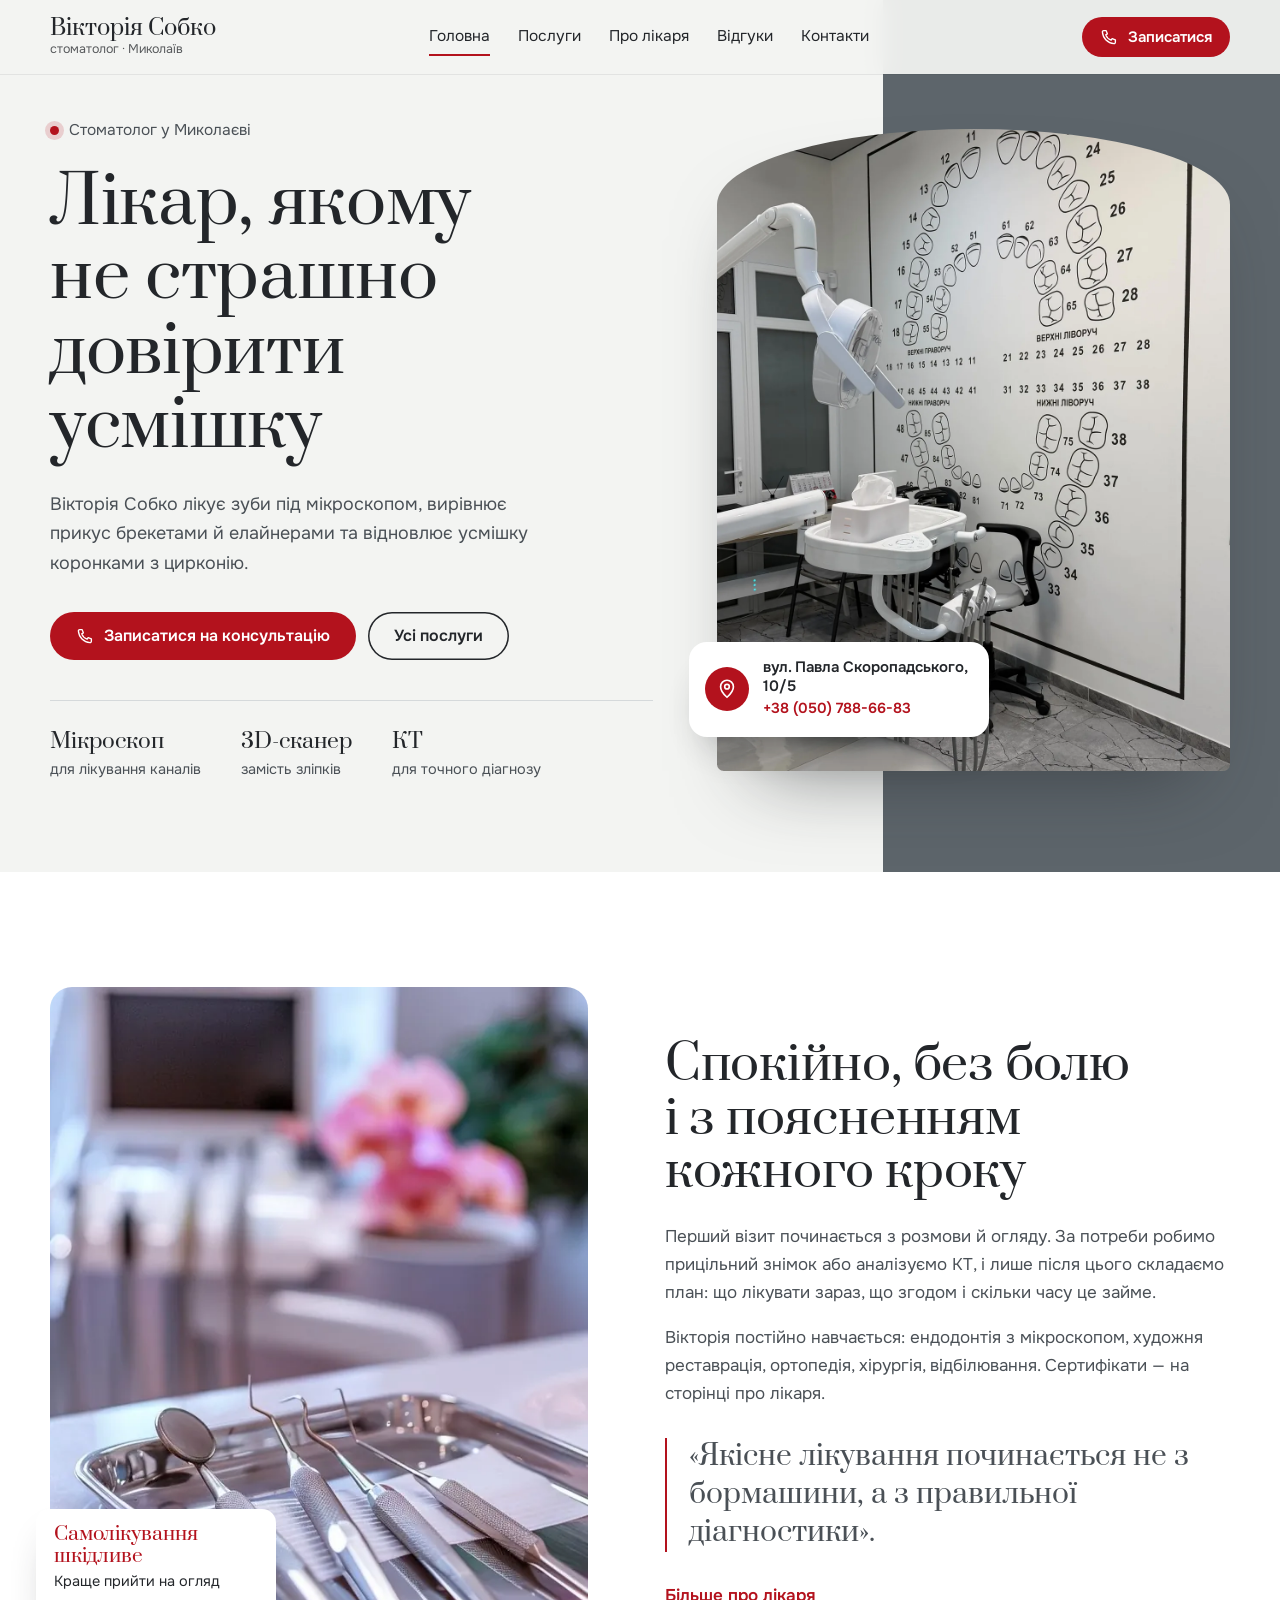
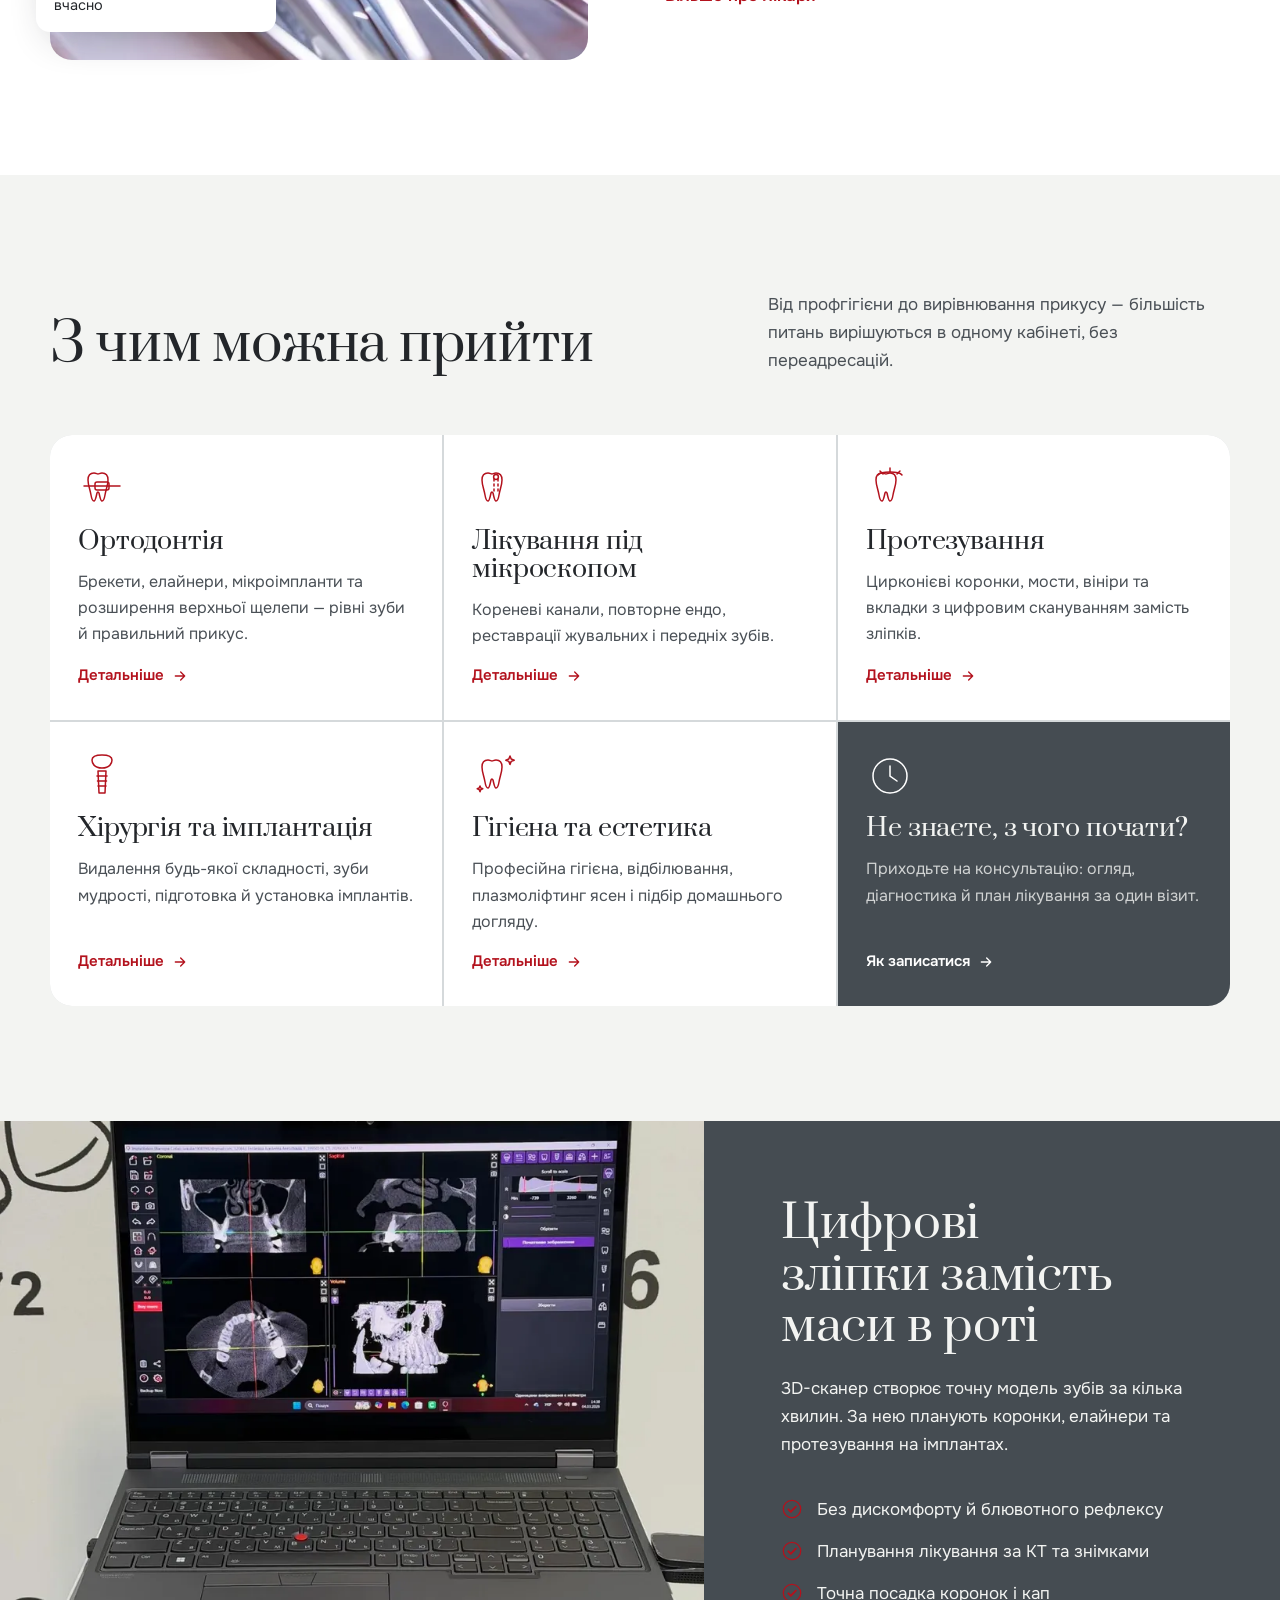
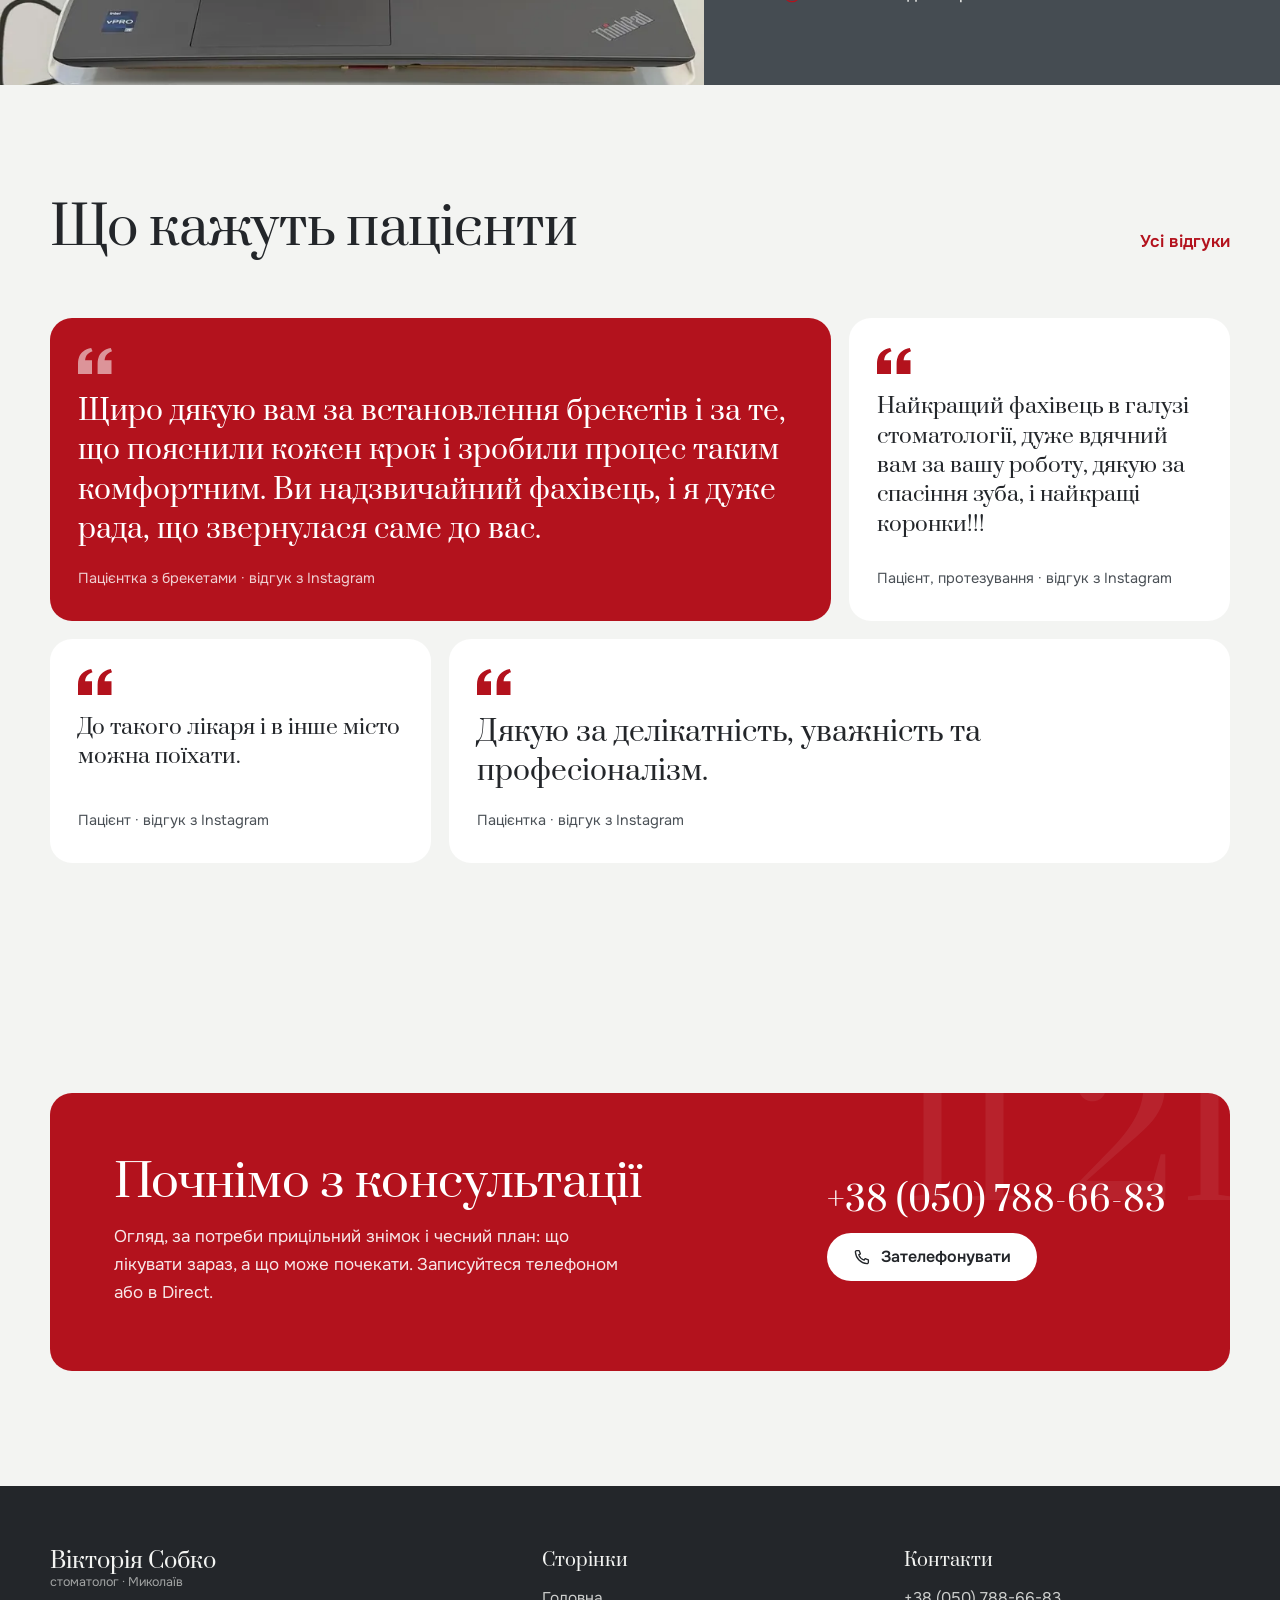
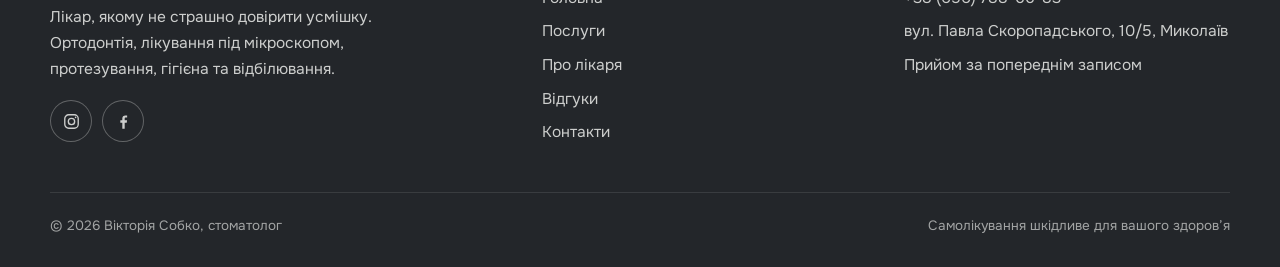
<file: index.html>
<!doctype html>
<html lang="uk">
<head>
<script src="site-safety.js"></script>
<meta charset="utf-8">
<meta name="viewport" content="width=device-width, initial-scale=1, viewport-fit=cover">
<meta name="robots" content="noindex, nofollow">
<title>Стоматолог Вікторія Собко — Миколаїв</title>
<meta name="description" content="Стоматолог у Миколаєві: брекети й елайнери, лікування під мікроскопом, коронки, гігієна та відбілювання. Запис: +38 (050) 788-66-83.">
<meta name="theme-color" content="#5d656b">
<link rel="icon" href="img/favicon.svg" type="image/svg+xml">
<link rel="apple-touch-icon" href="img/apple-touch-icon.png">
<meta property="og:type" content="website">
<meta property="og:locale" content="uk_UA">
<meta property="og:site_name" content="Стоматолог Вікторія Собко">
<meta property="og:title" content="Стоматолог Вікторія Собко — Миколаїв">
<meta property="og:description" content="Стоматолог у Миколаєві: брекети й елайнери, лікування під мікроскопом, коронки, гігієна та відбілювання. Запис: +38 (050) 788-66-83.">
<meta property="og:image" content="https://konkos-design.github.io/viktoria-sobko-dentist/img/og.jpg">
<meta property="og:image:width" content="1200">
<meta property="og:image:height" content="630">

<meta name="twitter:card" content="summary_large_image">
<meta name="twitter:title" content="Стоматолог Вікторія Собко — Миколаїв">
<meta name="twitter:description" content="Стоматолог у Миколаєві: брекети й елайнери, лікування під мікроскопом, коронки, гігієна та відбілювання. Запис: +38 (050) 788-66-83.">
<meta name="twitter:image" content="https://konkos-design.github.io/viktoria-sobko-dentist/img/og.jpg">
<link rel="preload" href="fonts/prata_cyrillic.woff2" as="font" type="font/woff2" crossorigin>
<link rel="stylesheet" href="css/style.css">
<link rel="canonical" href="https://konkos-design.github.io/viktoria-sobko-dentist/">
<meta property="og:url" content="https://konkos-design.github.io/viktoria-sobko-dentist/">
<link rel="stylesheet" href="site-safety.css">
<script type="application/ld+json">{"@context": "https://schema.org", "@type": "Dentist", "name": "Стоматолог Вікторія Собко", "telephone": "+380507886683", "url": "https://konkos-design.github.io/viktoria-sobko-dentist/"}</script>
</head>
<body>
<a class="skip" href="#main">До змісту</a>
<header class="hdr hdr--page">
  <div class="wrap hdr__in">
    <a class="brand" href="index.html" aria-label="Вікторія Собко — на головну"><b>Вікторія Собко</b><span>стоматолог · Миколаїв</span></a>
    <nav class="nav" id="nav" aria-label="Основне меню"><a href="index.html" aria-current="page">Головна</a><a href="poslugy.html">Послуги</a><a href="pro-likarya.html">Про лікаря</a><a href="vidguky.html">Відгуки</a><a href="kontakty.html">Контакти</a></nav>
    <a class="btn hdr__call" href="tel:+380507886683"><svg viewBox="0 0 24 24" fill="none" stroke="currentColor" stroke-width="1.8" stroke-linecap="round" stroke-linejoin="round" aria-hidden="true"><path d="M5 3.5h3.2l1.6 4.3-2.1 1.4a11.5 11.5 0 0 0 7.1 7.1l1.4-2.1 4.3 1.6V19a1.8 1.8 0 0 1-1.9 1.8C10.4 20.3 3.7 13.6 3.2 5.4A1.8 1.8 0 0 1 5 3.5Z"/></svg><span>Записатися</span></a>
    <button class="burger" aria-label="Меню" aria-expanded="false" aria-controls="nav"><span></span></button>
  </div>
</header>

<main id="main">
<section class="hero">
  <div class="wrap hero__grid">
    <div class="hero__txt">
      <p class="hero__kicker reveal-load" style="animation-delay:.1s">Стоматолог у Миколаєві</p>
      <h1 class="reveal-load" style="animation-delay:.2s">Лікар, якому не страшно довірити усмішку</h1>
      <p class="hero__lead reveal-load" style="animation-delay:.32s">Вікторія Собко лікує зуби під мікроскопом, вирівнює прикус брекетами й елайнерами та відновлює усмішку коронками з цирконію.</p>
      <div class="hero__cta reveal-load" style="animation-delay:.44s">
        <a class="btn" href="tel:+380507886683"><svg viewBox="0 0 24 24" fill="none" stroke="currentColor" stroke-width="1.8" stroke-linecap="round" stroke-linejoin="round" aria-hidden="true"><path d="M5 3.5h3.2l1.6 4.3-2.1 1.4a11.5 11.5 0 0 0 7.1 7.1l1.4-2.1 4.3 1.6V19a1.8 1.8 0 0 1-1.9 1.8C10.4 20.3 3.7 13.6 3.2 5.4A1.8 1.8 0 0 1 5 3.5Z"/></svg><span>Записатися на консультацію</span></a>
        <a class="btn btn--ghost" href="poslugy.html"><span>Усі послуги</span></a>
      </div>
      <ul class="hero__facts reveal-load" style="animation-delay:.56s">
        <li><b>Мікроскоп</b><span>для лікування каналів</span></li>
        <li><b>3D-сканер</b><span>замість зліпків</span></li>
        <li><b>КТ</b><span>для точного діагнозу</span></li>
      </ul>
    </div>
    <figure class="hero__fig reveal-load" style="animation-delay:.15s">
      <img src="img/hero-cabinet.webp" alt="Кабінет Вікторії Собко: стоматологічне крісло на тлі зубної формули на стіні" width="1200" height="1500" fetchpriority="high">
      <figcaption class="hero__card">
        <span class="hero__pin"><svg viewBox="0 0 24 24" fill="none" stroke="currentColor" stroke-width="1.8" aria-hidden="true"><path d="M12 21s-7-6.2-7-11.5a7 7 0 0 1 14 0C19 14.8 12 21 12 21Z"/><circle cx="12" cy="9.5" r="2.5"/></svg></span>
        <span><b>вул. Павла Скоропадського, 10/5</b><a href="tel:+380507886683">+38 (050) 788-66-83</a></span>
      </figcaption>
    </figure>
  </div>
</section>

<section class="sec sec--paper">
  <div class="wrap split">
    <div class="split__media rv">
      <img src="img/instruments.webp" alt="Стерильні інструменти на лотку в кабінеті" loading="lazy" width="619" height="1100">
      <div class="split__tag"><b>Самолікування шкідливе</b>Краще прийти на огляд вчасно</div>
    </div>
    <div class="rv rv-d1">
      <h2>Спокійно, без болю і з поясненням кожного кроку</h2>
      <p>Перший візит починається з розмови й огляду. За потреби робимо прицільний знімок або аналізуємо КТ, і лише після цього складаємо план: що лікувати зараз, що згодом і скільки часу це займе.</p>
      <p>Вікторія постійно навчається: ендодонтія з мікроскопом, художня реставрація, ортопедія, хірургія, відбілювання. Сертифікати — на сторінці про лікаря.</p>
      <p class="quote">«Якісне лікування починається не з бормашини, а з правильної діагностики».</p>
      <a class="link" href="pro-likarya.html">Більше про лікаря</a>
    </div>
  </div>
</section>

<section class="sec">
  <div class="wrap">
    <div class="sec__head rv"><h2>З чим можна прийти</h2><p>Від профгігієни до вирівнювання прикусу — більшість питань вирішуються в одному кабінеті, без переадресацій.</p></div>
    <div class="dirs"><a class="dir rv rv-d1" href="poslugy.html#orto"><svg class="dir__ico" viewBox="0 0 48 48" fill="none" stroke="currentColor" stroke-width="1.5" stroke-linecap="round" stroke-linejoin="round" aria-hidden="true"><path d="M14 6c-4 0-6 3-6 7 0 5 2 9 3 15 .5 3 1.5 6 3 6s2-4 3-8c.4-1.5 1.4-1.5 2 0 1 4 1.5 8 3 8s2.5-3 3-6c1-6 3-10 3-15 0-4-2-7-6-7-2 0-3 1-4 1s-2-1-4-1Z" transform="translate(2 2)"/><rect x="17" y="17" width="14" height="8" rx="2"/><path d="M6 21h36"/></svg><h3>Ортодонтія</h3><p>Брекети, елайнери, мікроімпланти та розширення верхньої щелепи — рівні зуби й правильний прикус.</p><span class="dir__go">Детальніше <svg viewBox="0 0 24 24" fill="none" stroke="currentColor" stroke-width="2" stroke-linecap="round" stroke-linejoin="round" aria-hidden="true"><path d="M5 12h14M13 6l6 6-6 6"/></svg></span></a><a class="dir rv rv-d2" href="poslugy.html#terapia"><svg class="dir__ico" viewBox="0 0 48 48" fill="none" stroke="currentColor" stroke-width="1.5" stroke-linecap="round" stroke-linejoin="round" aria-hidden="true"><path d="M14 6c-4 0-6 3-6 7 0 5 2 9 3 15 .5 3 1.5 6 3 6s2-4 3-8c.4-1.5 1.4-1.5 2 0 1 4 1.5 8 3 8s2.5-3 3-6c1-6 3-10 3-15 0-4-2-7-6-7-2 0-3 1-4 1s-2-1-4-1Z" transform="translate(2 2)"/><path d="M22 14v14M26 14v14" stroke-dasharray="2 3"/><circle cx="24" cy="12" r="2.4"/></svg><h3>Лікування під мікроскопом</h3><p>Кореневі канали, повторне ендо, реставрації жувальних і передніх зубів.</p><span class="dir__go">Детальніше <svg viewBox="0 0 24 24" fill="none" stroke="currentColor" stroke-width="2" stroke-linecap="round" stroke-linejoin="round" aria-hidden="true"><path d="M5 12h14M13 6l6 6-6 6"/></svg></span></a><a class="dir rv rv-d3" href="poslugy.html#protez"><svg class="dir__ico" viewBox="0 0 48 48" fill="none" stroke="currentColor" stroke-width="1.5" stroke-linecap="round" stroke-linejoin="round" aria-hidden="true"><path d="M14 6c-4 0-6 3-6 7 0 5 2 9 3 15 .5 3 1.5 6 3 6s2-4 3-8c.4-1.5 1.4-1.5 2 0 1 4 1.5 8 3 8s2.5-3 3-6c1-6 3-10 3-15 0-4-2-7-6-7-2 0-3 1-4 1s-2-1-4-1Z" transform="translate(2 2)"/><path d="M12 10c3-4 21-4 24 0" /><path d="M14 6l3 3M24 3v4M34 6l-3 3"/></svg><h3>Протезування</h3><p>Цирконієві коронки, мости, вініри та вкладки з цифровим скануванням замість зліпків.</p><span class="dir__go">Детальніше <svg viewBox="0 0 24 24" fill="none" stroke="currentColor" stroke-width="2" stroke-linecap="round" stroke-linejoin="round" aria-hidden="true"><path d="M5 12h14M13 6l6 6-6 6"/></svg></span></a><a class="dir rv rv-d1" href="poslugy.html#khirurgia"><svg class="dir__ico" viewBox="0 0 48 48" fill="none" stroke="currentColor" stroke-width="1.5" stroke-linecap="round" stroke-linejoin="round" aria-hidden="true"><path d="M14 8c0-3 3-5 10-5s10 2 10 5-2 8-10 8-10-5-10-8Z"/><path d="M20 19h8l-1 22h-6z"/><path d="M19 24h10M19.5 29h9M20 34h8"/></svg><h3>Хірургія та імплантація</h3><p>Видалення будь-якої складності, зуби мудрості, підготовка й установка імплантів.</p><span class="dir__go">Детальніше <svg viewBox="0 0 24 24" fill="none" stroke="currentColor" stroke-width="2" stroke-linecap="round" stroke-linejoin="round" aria-hidden="true"><path d="M5 12h14M13 6l6 6-6 6"/></svg></span></a><a class="dir rv rv-d2" href="poslugy.html#gigiena"><svg class="dir__ico" viewBox="0 0 48 48" fill="none" stroke="currentColor" stroke-width="1.5" stroke-linecap="round" stroke-linejoin="round" aria-hidden="true"><path d="M14 6c-4 0-6 3-6 7 0 5 2 9 3 15 .5 3 1.5 6 3 6s2-4 3-8c.4-1.5 1.4-1.5 2 0 1 4 1.5 8 3 8s2.5-3 3-6c1-6 3-10 3-15 0-4-2-7-6-7-2 0-3 1-4 1s-2-1-4-1Z" transform="translate(2 2)"/><path d="M38 4l1.2 3 3 1.2-3 1.2L38 12.4l-1.2-3-3-1.2 3-1.2z"/><path d="M8 34l.8 2 2 .8-2 .8L8 39.6l-.8-2-2-.8 2-.8z"/></svg><h3>Гігієна та естетика</h3><p>Професійна гігієна, відбілювання, плазмоліфтинг ясен і підбір домашнього догляду.</p><span class="dir__go">Детальніше <svg viewBox="0 0 24 24" fill="none" stroke="currentColor" stroke-width="2" stroke-linecap="round" stroke-linejoin="round" aria-hidden="true"><path d="M5 12h14M13 6l6 6-6 6"/></svg></span></a><a class="dir rv rv-d3" href="kontakty.html" style="background:var(--slate-deep);color:var(--porcelain)"><svg class="dir__ico" style="color:#fff" viewBox="0 0 48 48" fill="none" stroke="currentColor" stroke-width="1.5" aria-hidden="true"><circle cx="24" cy="24" r="17"/><path d="M24 14v10l7 5" stroke-linecap="round"/></svg><h3>Не знаєте, з чого почати?</h3><p style="color:rgba(243,244,242,.8)">Приходьте на консультацію: огляд, діагностика й план лікування за один візит.</p><span class="dir__go" style="color:#fff">Як записатися <svg viewBox="0 0 24 24" fill="none" stroke="currentColor" stroke-width="2" stroke-linecap="round" stroke-linejoin="round" aria-hidden="true"><path d="M5 12h14M13 6l6 6-6 6"/></svg></span></a></div>
  </div>
</section>

<section class="band" aria-label="Цифрова стоматологія">
  <div class="band__img"><img src="img/ct.webp" alt="Аналіз комп’ютерної томографії на ноутбуці в кабінеті" loading="lazy" width="900" height="1200"></div>
  <div class="band__txt">
    <h2 class="rv">Цифрові зліпки замість маси в роті</h2>
    <p class="rv rv-d1">3D-сканер створює точну модель зубів за кілька хвилин. За нею планують коронки, елайнери та протезування на імплантах.</p>
    <ul class="ticks rv rv-d2">
      <li><svg viewBox="0 0 24 24" fill="none" stroke="currentColor" stroke-width="2" stroke-linecap="round" stroke-linejoin="round" aria-hidden="true"><circle cx="12" cy="12" r="9.5" stroke-width="1.4"/><path d="m8 12.3 2.7 2.7L16.2 9.5"/></svg><span>Без дискомфорту й блювотного рефлексу</span></li>
      <li><svg viewBox="0 0 24 24" fill="none" stroke="currentColor" stroke-width="2" stroke-linecap="round" stroke-linejoin="round" aria-hidden="true"><circle cx="12" cy="12" r="9.5" stroke-width="1.4"/><path d="m8 12.3 2.7 2.7L16.2 9.5"/></svg><span>Планування лікування за КТ та знімками</span></li>
      <li><svg viewBox="0 0 24 24" fill="none" stroke="currentColor" stroke-width="2" stroke-linecap="round" stroke-linejoin="round" aria-hidden="true"><circle cx="12" cy="12" r="9.5" stroke-width="1.4"/><path d="m8 12.3 2.7 2.7L16.2 9.5"/></svg><span>Точна посадка коронок і кап</span></li>
    </ul>
  </div>
</section>

<section class="sec">
  <div class="wrap">
    <div class="sec__head rv"><h2>Що кажуть пацієнти</h2><a class="link" href="vidguky.html">Усі відгуки</a></div>
    <div class="revs"><figure class="rev rev--wide rev--red rv rv-d1"><span class="rev__mark"><svg viewBox="0 0 34 26" fill="currentColor" aria-hidden="true"><path d="M0 26V15.6C0 6.9 4.6 1.7 13.2 0l1.3 3.3C9.6 4.9 7.4 8 7.1 12.2H14V26H0Zm19.6 0V15.6C19.6 6.9 24.2 1.7 32.8 0L34 3.3c-4.9 1.6-7.1 4.7-7.4 8.9h6.9V26H19.6Z"/></svg></span><blockquote>Щиро дякую вам за встановлення брекетів і за те, що пояснили кожен крок і зробили процес таким комфортним. Ви надзвичайний фахівець, і я дуже рада, що звернулася саме до вас.</blockquote><figcaption>Пацієнтка з брекетами · відгук з Instagram</figcaption></figure><figure class="rev  rv rv-d2"><span class="rev__mark"><svg viewBox="0 0 34 26" fill="currentColor" aria-hidden="true"><path d="M0 26V15.6C0 6.9 4.6 1.7 13.2 0l1.3 3.3C9.6 4.9 7.4 8 7.1 12.2H14V26H0Zm19.6 0V15.6C19.6 6.9 24.2 1.7 32.8 0L34 3.3c-4.9 1.6-7.1 4.7-7.4 8.9h6.9V26H19.6Z"/></svg></span><blockquote>Найкращий фахівець в галузі стоматології, дуже вдячний вам за вашу роботу, дякую за спасіння зуба, і найкращі коронки!!!</blockquote><figcaption>Пацієнт, протезування · відгук з Instagram</figcaption></figure><figure class="rev  rv rv-d3"><span class="rev__mark"><svg viewBox="0 0 34 26" fill="currentColor" aria-hidden="true"><path d="M0 26V15.6C0 6.9 4.6 1.7 13.2 0l1.3 3.3C9.6 4.9 7.4 8 7.1 12.2H14V26H0Zm19.6 0V15.6C19.6 6.9 24.2 1.7 32.8 0L34 3.3c-4.9 1.6-7.1 4.7-7.4 8.9h6.9V26H19.6Z"/></svg></span><blockquote>До такого лікаря і в інше місто можна поїхати.</blockquote><figcaption>Пацієнт · відгук з Instagram</figcaption></figure><figure class="rev rev--wide rv rv-d1"><span class="rev__mark"><svg viewBox="0 0 34 26" fill="currentColor" aria-hidden="true"><path d="M0 26V15.6C0 6.9 4.6 1.7 13.2 0l1.3 3.3C9.6 4.9 7.4 8 7.1 12.2H14V26H0Zm19.6 0V15.6C19.6 6.9 24.2 1.7 32.8 0L34 3.3c-4.9 1.6-7.1 4.7-7.4 8.9h6.9V26H19.6Z"/></svg></span><blockquote>Дякую за делікатність, уважність та професіоналізм.</blockquote><figcaption>Пацієнтка · відгук з Instagram</figcaption></figure></div>
  </div>
</section>
<section class="sec" aria-label="Запис">
  <div class="wrap">
    <div class="cta rv">
      <div>
        <h2>Почнімо з консультації</h2>
        <p>Огляд, за потреби прицільний знімок і чесний план: що лікувати зараз, а що може почекати. Записуйтеся телефоном або в Direct.</p>
      </div>
      <div class="cta__actions">
        <a class="cta__num" href="tel:+380507886683">+38 (050) 788-66-83</a>
        <a class="btn btn--light" href="tel:+380507886683"><svg viewBox="0 0 24 24" fill="none" stroke="currentColor" stroke-width="1.8" stroke-linecap="round" stroke-linejoin="round" aria-hidden="true"><path d="M5 3.5h3.2l1.6 4.3-2.1 1.4a11.5 11.5 0 0 0 7.1 7.1l1.4-2.1 4.3 1.6V19a1.8 1.8 0 0 1-1.9 1.8C10.4 20.3 3.7 13.6 3.2 5.4A1.8 1.8 0 0 1 5 3.5Z"/></svg><span>Зателефонувати</span></a>
      </div>
    </div>
  </div>
</section>

</main>
<footer class="ftr">
  <div class="wrap">
    <div class="ftr__grid">
      <div>
        <a class="brand" href="index.html"><b>Вікторія Собко</b><span>стоматолог · Миколаїв</span></a>
        <p style="margin-top:16px;max-width:36ch">Лікар, якому не страшно довірити усмішку. Ортодонтія, лікування під мікроскопом, протезування, гігієна та відбілювання.</p>
        <div class="social">
          <a href="https://www.instagram.com/dr_viktoria_sobko/" target="_blank" rel="noopener" aria-label="Instagram"><svg viewBox="0 0 24 24" fill="none" stroke="currentColor" stroke-width="1.7" aria-hidden="true"><rect x="3.5" y="3.5" width="17" height="17" rx="5"/><circle cx="12" cy="12" r="4"/><circle cx="17.2" cy="6.8" r="1" fill="currentColor" stroke="none"/></svg></a>
          <a href="https://www.facebook.com/dr.viktoria.sobko" target="_blank" rel="noopener" aria-label="Facebook"><svg viewBox="0 0 24 24" fill="currentColor" aria-hidden="true"><path d="M13.5 21v-7.5h2.6l.4-3h-3V8.6c0-.9.3-1.5 1.5-1.5h1.6V4.4c-.3 0-1.2-.1-2.3-.1-2.3 0-3.8 1.4-3.8 3.9v2.3H8v3h2.5V21h3Z"/></svg></a>
        </div>
      </div>
      <div>
        <h4>Сторінки</h4>
        <ul><li><a href="index.html">Головна</a></li><li><a href="poslugy.html">Послуги</a></li><li><a href="pro-likarya.html">Про лікаря</a></li><li><a href="vidguky.html">Відгуки</a></li><li><a href="kontakty.html">Контакти</a></li></ul>
      </div>
      <div>
        <h4>Контакти</h4>
        <ul>
          <li><a href="tel:+380507886683">+38 (050) 788-66-83</a></li>
          <li><a href="https://www.google.com/maps/search/?api=1&query=%D0%B2%D1%83%D0%BB.+%D0%9F%D0%B0%D0%B2%D0%BB%D0%B0+%D0%A1%D0%BA%D0%BE%D1%80%D0%BE%D0%BF%D0%B0%D0%B4%D1%81%D1%8C%D0%BA%D0%BE%D0%B3%D0%BE+10%2F5+%D0%9C%D0%B8%D0%BA%D0%BE%D0%BB%D0%B0%D1%97%D0%B2" target="_blank" rel="noopener">вул. Павла Скоропадського, 10/5, Миколаїв</a></li>
          <li>Прийом за попереднім записом</li>
        </ul>
      </div>
    </div>
    <div class="ftr__note"><span>© <span data-year>2026</span> Вікторія Собко, стоматолог</span><span>Самолікування шкідливе для вашого здоров’я</span></div>
  </div>
</footer>
<a class="fab" href="tel:+380507886683" aria-label="Зателефонувати"><svg viewBox="0 0 24 24" fill="none" stroke="currentColor" stroke-width="1.8" stroke-linecap="round" stroke-linejoin="round" aria-hidden="true"><path d="M5 3.5h3.2l1.6 4.3-2.1 1.4a11.5 11.5 0 0 0 7.1 7.1l1.4-2.1 4.3 1.6V19a1.8 1.8 0 0 1-1.9 1.8C10.4 20.3 3.7 13.6 3.2 5.4A1.8 1.8 0 0 1 5 3.5Z"/></svg></a>
<script src="js/main.js" defer></script>
</body>
</html>
</file>
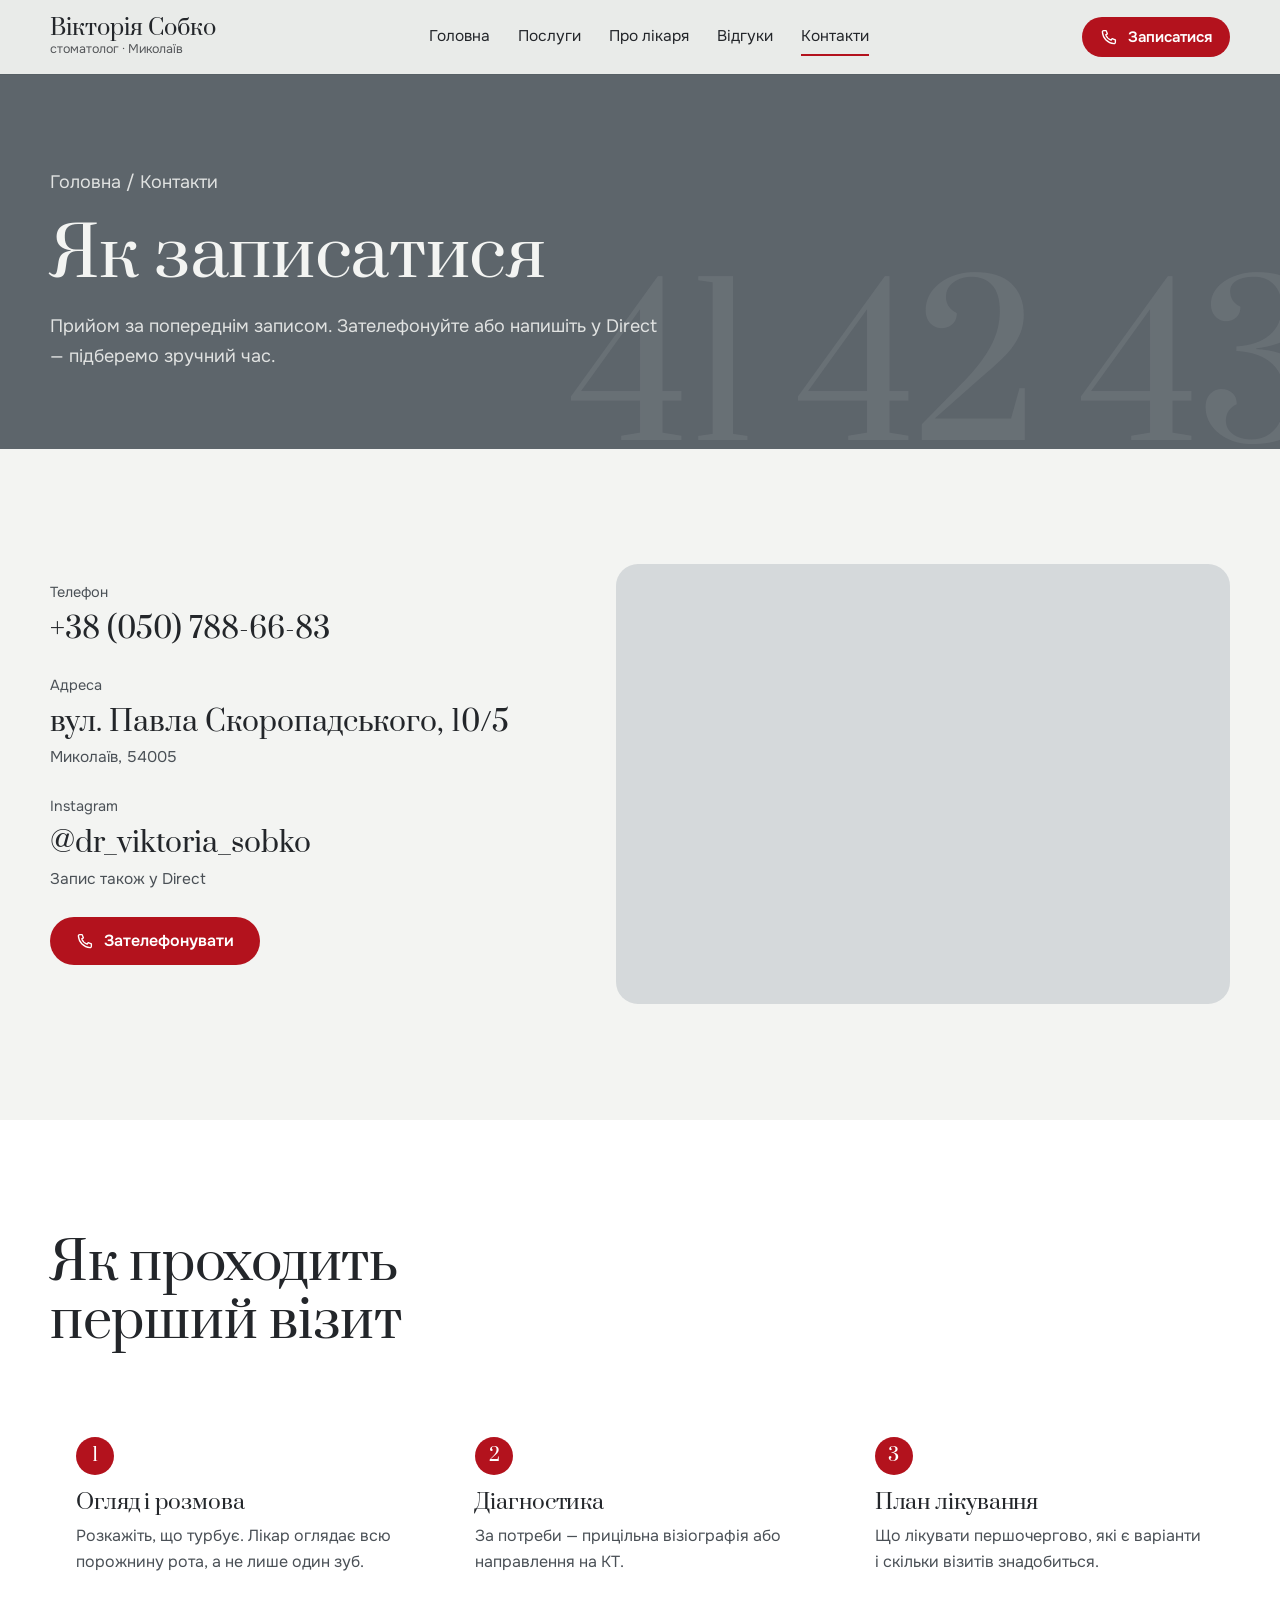
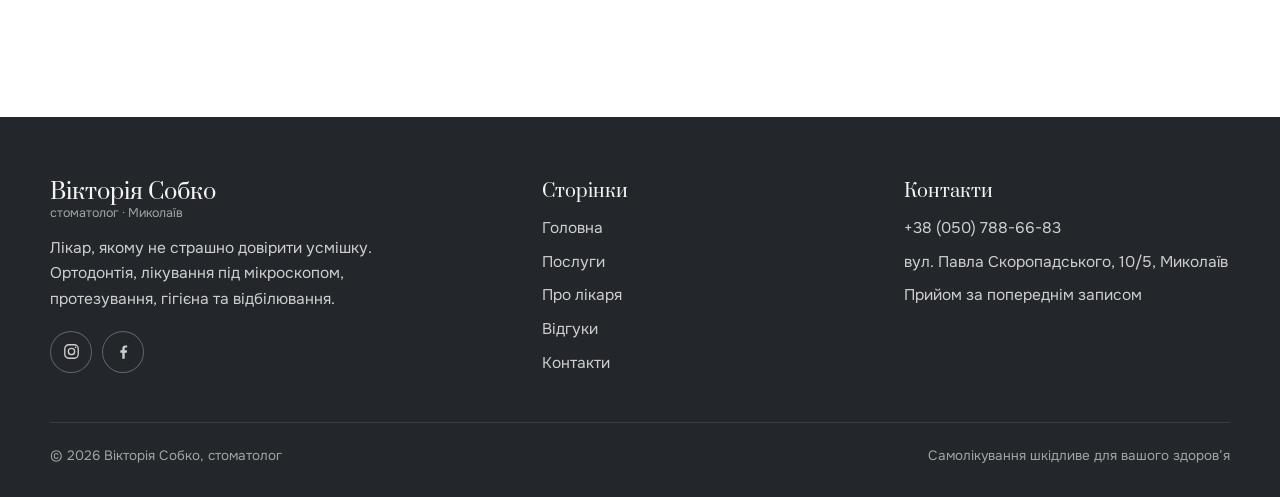
<file: kontakty.html>
<!doctype html>
<html lang="uk">
<head>
<script src="site-safety.js"></script>
<meta charset="utf-8">
<meta name="viewport" content="width=device-width, initial-scale=1, viewport-fit=cover">
<meta name="robots" content="noindex, nofollow">
<title>Контакти — стоматолог Вікторія Собко, Миколаїв</title>
<meta name="description" content="Адреса: вул. Павла Скоропадського, 10/5, Миколаїв. Запис за телефоном +38 (050) 788-66-83 або в Instagram Direct.">
<meta name="theme-color" content="#5d656b">
<link rel="icon" href="img/favicon.svg" type="image/svg+xml">
<link rel="apple-touch-icon" href="img/apple-touch-icon.png">
<meta property="og:type" content="website">
<meta property="og:locale" content="uk_UA">
<meta property="og:site_name" content="Стоматолог Вікторія Собко">
<meta property="og:title" content="Контакти — стоматолог Вікторія Собко, Миколаїв">
<meta property="og:description" content="Адреса: вул. Павла Скоропадського, 10/5, Миколаїв. Запис за телефоном +38 (050) 788-66-83 або в Instagram Direct.">
<meta property="og:image" content="https://konkos-design.github.io/viktoria-sobko-dentist/img/og.jpg">
<meta property="og:image:width" content="1200">
<meta property="og:image:height" content="630">

<meta name="twitter:card" content="summary_large_image">
<meta name="twitter:title" content="Контакти — стоматолог Вікторія Собко, Миколаїв">
<meta name="twitter:description" content="Адреса: вул. Павла Скоропадського, 10/5, Миколаїв. Запис за телефоном +38 (050) 788-66-83 або в Instagram Direct.">
<meta name="twitter:image" content="https://konkos-design.github.io/viktoria-sobko-dentist/img/og.jpg">
<link rel="preload" href="fonts/prata_cyrillic.woff2" as="font" type="font/woff2" crossorigin>
<link rel="stylesheet" href="css/style.css">
<link rel="canonical" href="https://konkos-design.github.io/viktoria-sobko-dentist/kontakty.html">
<meta property="og:url" content="https://konkos-design.github.io/viktoria-sobko-dentist/kontakty.html">
<link rel="stylesheet" href="site-safety.css">
<script type="application/ld+json">{"@context": "https://schema.org", "@type": "Dentist", "name": "Стоматолог Вікторія Собко", "telephone": "+380507886683", "url": "https://konkos-design.github.io/viktoria-sobko-dentist/"}</script>
</head>
<body>
<a class="skip" href="#main">До змісту</a>
<header class="hdr hdr--page">
  <div class="wrap hdr__in">
    <a class="brand" href="index.html" aria-label="Вікторія Собко — на головну"><b>Вікторія Собко</b><span>стоматолог · Миколаїв</span></a>
    <nav class="nav" id="nav" aria-label="Основне меню"><a href="index.html">Головна</a><a href="poslugy.html">Послуги</a><a href="pro-likarya.html">Про лікаря</a><a href="vidguky.html">Відгуки</a><a href="kontakty.html" aria-current="page">Контакти</a></nav>
    <a class="btn hdr__call" href="tel:+380507886683"><svg viewBox="0 0 24 24" fill="none" stroke="currentColor" stroke-width="1.8" stroke-linecap="round" stroke-linejoin="round" aria-hidden="true"><path d="M5 3.5h3.2l1.6 4.3-2.1 1.4a11.5 11.5 0 0 0 7.1 7.1l1.4-2.1 4.3 1.6V19a1.8 1.8 0 0 1-1.9 1.8C10.4 20.3 3.7 13.6 3.2 5.4A1.8 1.8 0 0 1 5 3.5Z"/></svg><span>Записатися</span></a>
    <button class="burger" aria-label="Меню" aria-expanded="false" aria-controls="nav"><span></span></button>
  </div>
</header>

<main id="main">
<section class="phead">
  <div class="wrap">
    <p class="crumbs"><a href="index.html">Головна</a> / Контакти</p>
    <h1>Як записатися</h1>
    <p>Прийом за попереднім записом. Зателефонуйте або напишіть у Direct — підберемо зручний час.</p>
  </div>
  <div class="phead__teeth" aria-hidden="true">41 42 43</div>
</section>
<section class="sec">
  <div class="wrap contact">
    <dl class="cinfo rv">
      <div><dt>Телефон</dt><dd><a href="tel:+380507886683">+38 (050) 788-66-83</a></dd></div>
      <div><dt>Адреса</dt><dd><a href="https://www.google.com/maps/search/?api=1&query=%D0%B2%D1%83%D0%BB.+%D0%9F%D0%B0%D0%B2%D0%BB%D0%B0+%D0%A1%D0%BA%D0%BE%D1%80%D0%BE%D0%BF%D0%B0%D0%B4%D1%81%D1%8C%D0%BA%D0%BE%D0%B3%D0%BE+10%2F5+%D0%9C%D0%B8%D0%BA%D0%BE%D0%BB%D0%B0%D1%97%D0%B2" target="_blank" rel="noopener">вул. Павла Скоропадського, 10/5</a><small>Миколаїв, 54005</small></dd></div>
      <div><dt>Instagram</dt><dd><a href="https://www.instagram.com/dr_viktoria_sobko/" target="_blank" rel="noopener">@dr_viktoria_sobko</a><small>Запис також у Direct</small></dd></div>
      <div><a class="btn" href="tel:+380507886683"><svg viewBox="0 0 24 24" fill="none" stroke="currentColor" stroke-width="1.8" stroke-linecap="round" stroke-linejoin="round" aria-hidden="true"><path d="M5 3.5h3.2l1.6 4.3-2.1 1.4a11.5 11.5 0 0 0 7.1 7.1l1.4-2.1 4.3 1.6V19a1.8 1.8 0 0 1-1.9 1.8C10.4 20.3 3.7 13.6 3.2 5.4A1.8 1.8 0 0 1 5 3.5Z"/></svg><span>Зателефонувати</span></a></div>
    </dl>
    <div class="map rv rv-d1">
      <iframe title="Карта: вул. Павла Скоропадського, 10/5, Миколаїв" loading="lazy" referrerpolicy="no-referrer-when-downgrade" src="https://www.google.com/maps?q=%D0%B2%D1%83%D0%BB.+%D0%9F%D0%B0%D0%B2%D0%BB%D0%B0+%D0%A1%D0%BA%D0%BE%D1%80%D0%BE%D0%BF%D0%B0%D0%B4%D1%81%D1%8C%D0%BA%D0%BE%D0%B3%D0%BE+10%2F5,+%D0%9C%D0%B8%D0%BA%D0%BE%D0%BB%D0%B0%D1%97%D0%B2&output=embed"></iframe>
    </div>
  </div>
</section>
<section class="sec sec--paper">
  <div class="wrap">
    <div class="sec__head rv"><h2>Як проходить перший візит</h2></div>
    <div class="steps">
      <div class="step rv"><h3>Огляд і розмова</h3><p>Розкажіть, що турбує. Лікар оглядає всю порожнину рота, а не лише один зуб.</p></div>
      <div class="step rv rv-d1"><h3>Діагностика</h3><p>За потреби — прицільна візіографія або направлення на КТ.</p></div>
      <div class="step rv rv-d2"><h3>План лікування</h3><p>Що лікувати першочергово, які є варіанти і скільки візитів знадобиться.</p></div>
    </div>
  </div>
</section>
</main>
<footer class="ftr">
  <div class="wrap">
    <div class="ftr__grid">
      <div>
        <a class="brand" href="index.html"><b>Вікторія Собко</b><span>стоматолог · Миколаїв</span></a>
        <p style="margin-top:16px;max-width:36ch">Лікар, якому не страшно довірити усмішку. Ортодонтія, лікування під мікроскопом, протезування, гігієна та відбілювання.</p>
        <div class="social">
          <a href="https://www.instagram.com/dr_viktoria_sobko/" target="_blank" rel="noopener" aria-label="Instagram"><svg viewBox="0 0 24 24" fill="none" stroke="currentColor" stroke-width="1.7" aria-hidden="true"><rect x="3.5" y="3.5" width="17" height="17" rx="5"/><circle cx="12" cy="12" r="4"/><circle cx="17.2" cy="6.8" r="1" fill="currentColor" stroke="none"/></svg></a>
          <a href="https://www.facebook.com/dr.viktoria.sobko" target="_blank" rel="noopener" aria-label="Facebook"><svg viewBox="0 0 24 24" fill="currentColor" aria-hidden="true"><path d="M13.5 21v-7.5h2.6l.4-3h-3V8.6c0-.9.3-1.5 1.5-1.5h1.6V4.4c-.3 0-1.2-.1-2.3-.1-2.3 0-3.8 1.4-3.8 3.9v2.3H8v3h2.5V21h3Z"/></svg></a>
        </div>
      </div>
      <div>
        <h4>Сторінки</h4>
        <ul><li><a href="index.html">Головна</a></li><li><a href="poslugy.html">Послуги</a></li><li><a href="pro-likarya.html">Про лікаря</a></li><li><a href="vidguky.html">Відгуки</a></li><li><a href="kontakty.html">Контакти</a></li></ul>
      </div>
      <div>
        <h4>Контакти</h4>
        <ul>
          <li><a href="tel:+380507886683">+38 (050) 788-66-83</a></li>
          <li><a href="https://www.google.com/maps/search/?api=1&query=%D0%B2%D1%83%D0%BB.+%D0%9F%D0%B0%D0%B2%D0%BB%D0%B0+%D0%A1%D0%BA%D0%BE%D1%80%D0%BE%D0%BF%D0%B0%D0%B4%D1%81%D1%8C%D0%BA%D0%BE%D0%B3%D0%BE+10%2F5+%D0%9C%D0%B8%D0%BA%D0%BE%D0%BB%D0%B0%D1%97%D0%B2" target="_blank" rel="noopener">вул. Павла Скоропадського, 10/5, Миколаїв</a></li>
          <li>Прийом за попереднім записом</li>
        </ul>
      </div>
    </div>
    <div class="ftr__note"><span>© <span data-year>2026</span> Вікторія Собко, стоматолог</span><span>Самолікування шкідливе для вашого здоров’я</span></div>
  </div>
</footer>
<a class="fab" href="tel:+380507886683" aria-label="Зателефонувати"><svg viewBox="0 0 24 24" fill="none" stroke="currentColor" stroke-width="1.8" stroke-linecap="round" stroke-linejoin="round" aria-hidden="true"><path d="M5 3.5h3.2l1.6 4.3-2.1 1.4a11.5 11.5 0 0 0 7.1 7.1l1.4-2.1 4.3 1.6V19a1.8 1.8 0 0 1-1.9 1.8C10.4 20.3 3.7 13.6 3.2 5.4A1.8 1.8 0 0 1 5 3.5Z"/></svg></a>
<script src="js/main.js" defer></script>
</body>
</html>
</file>
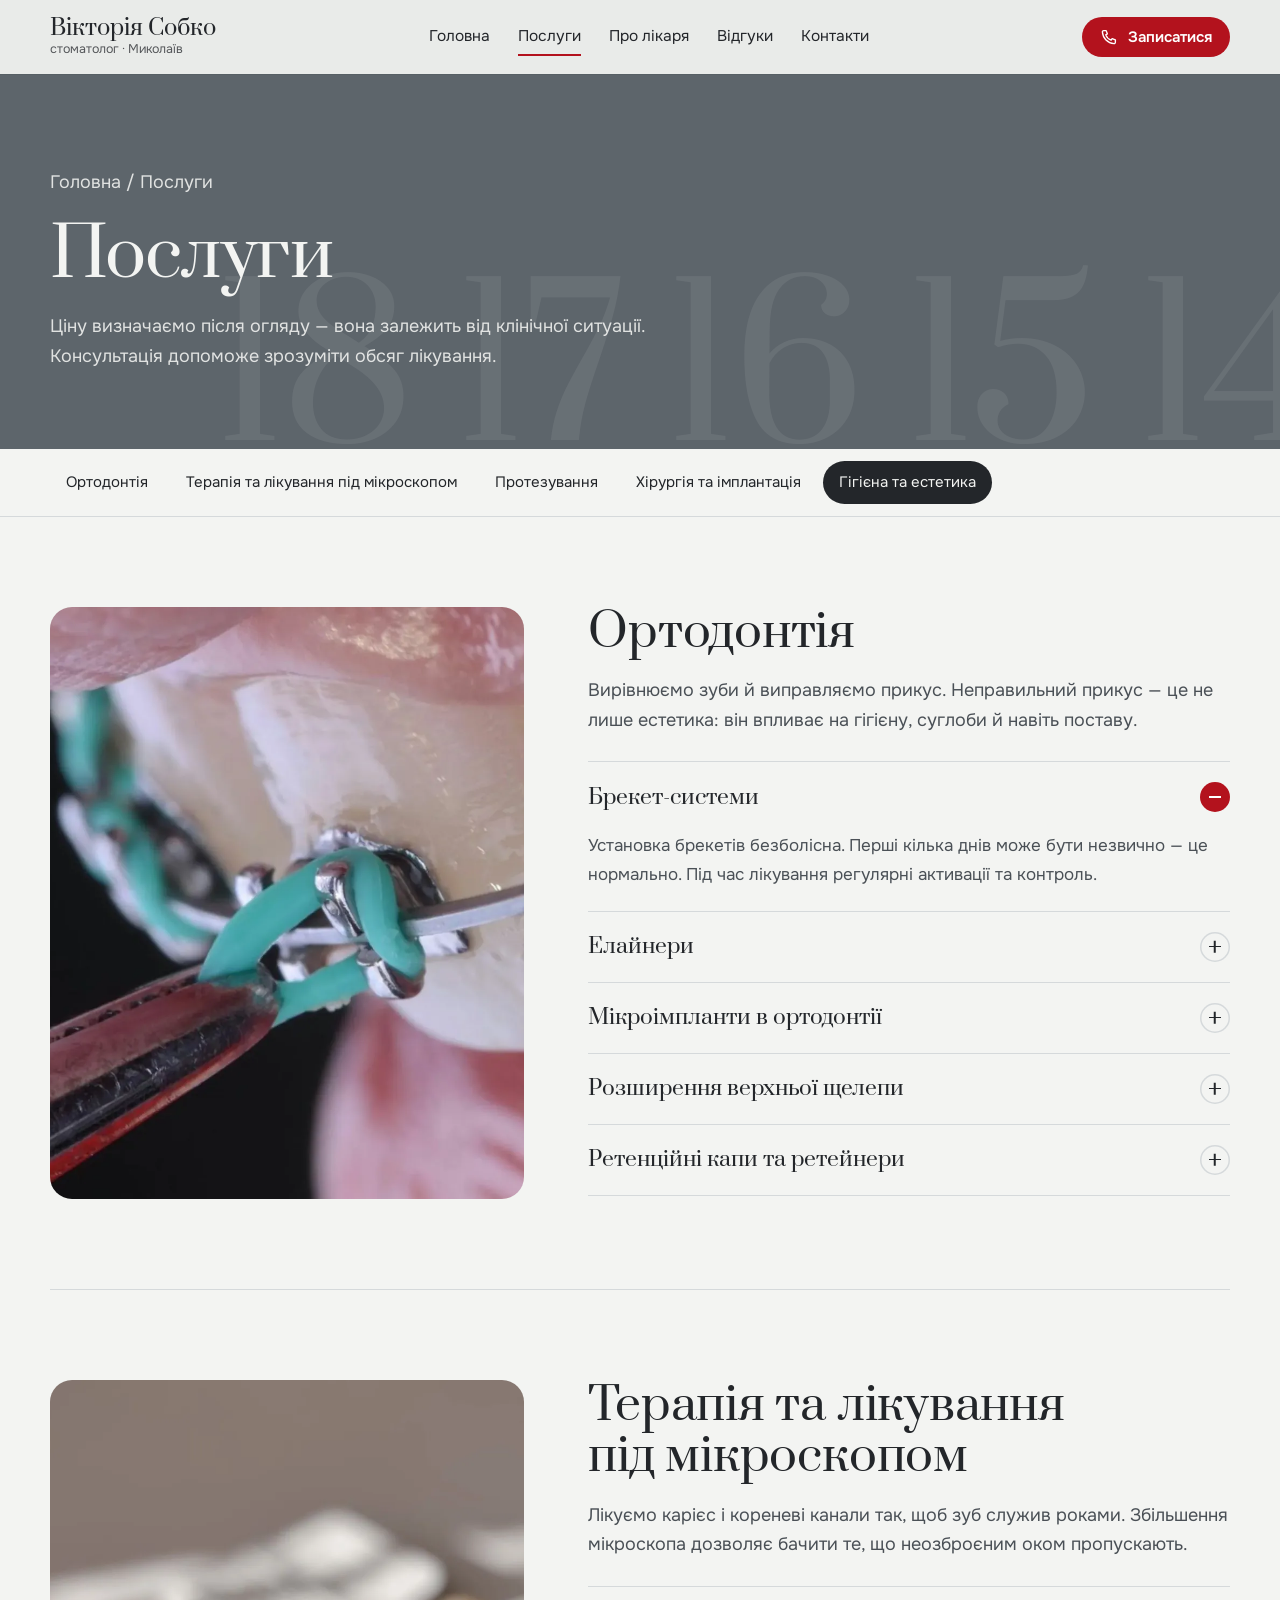
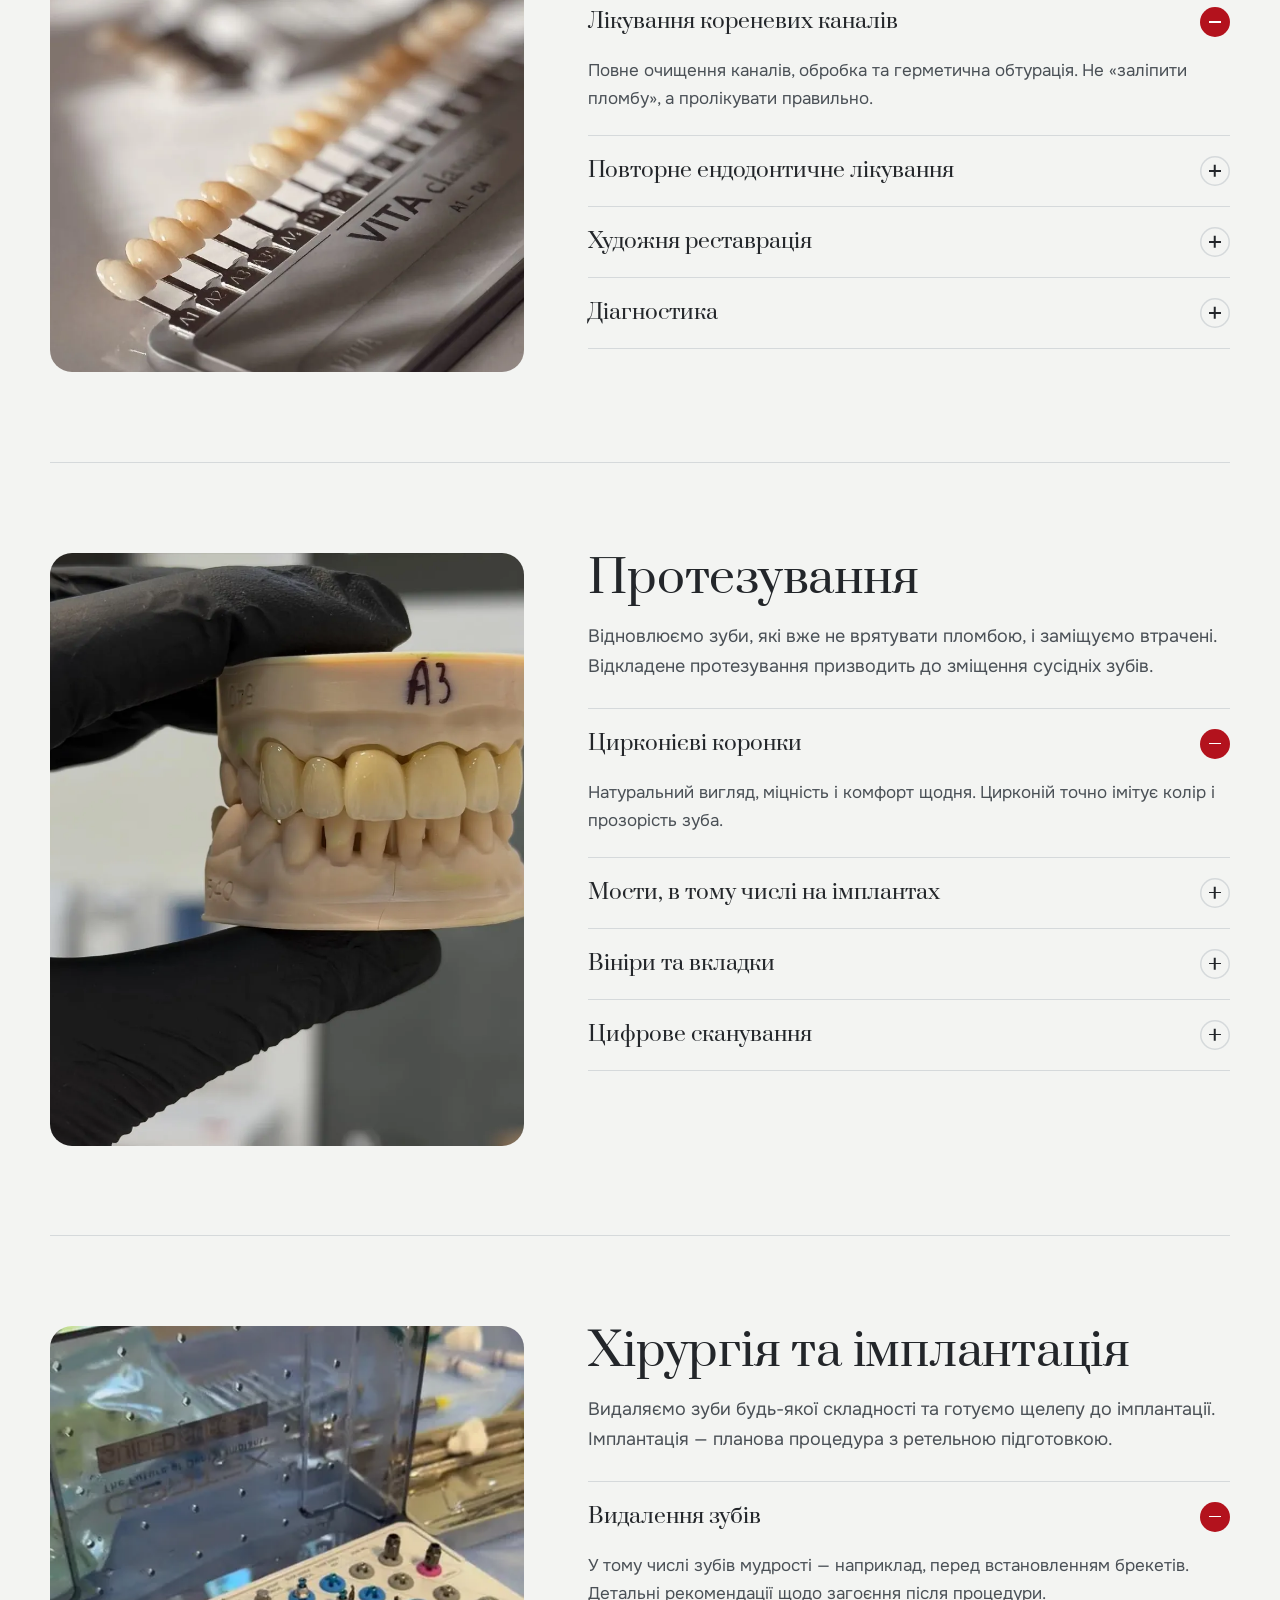
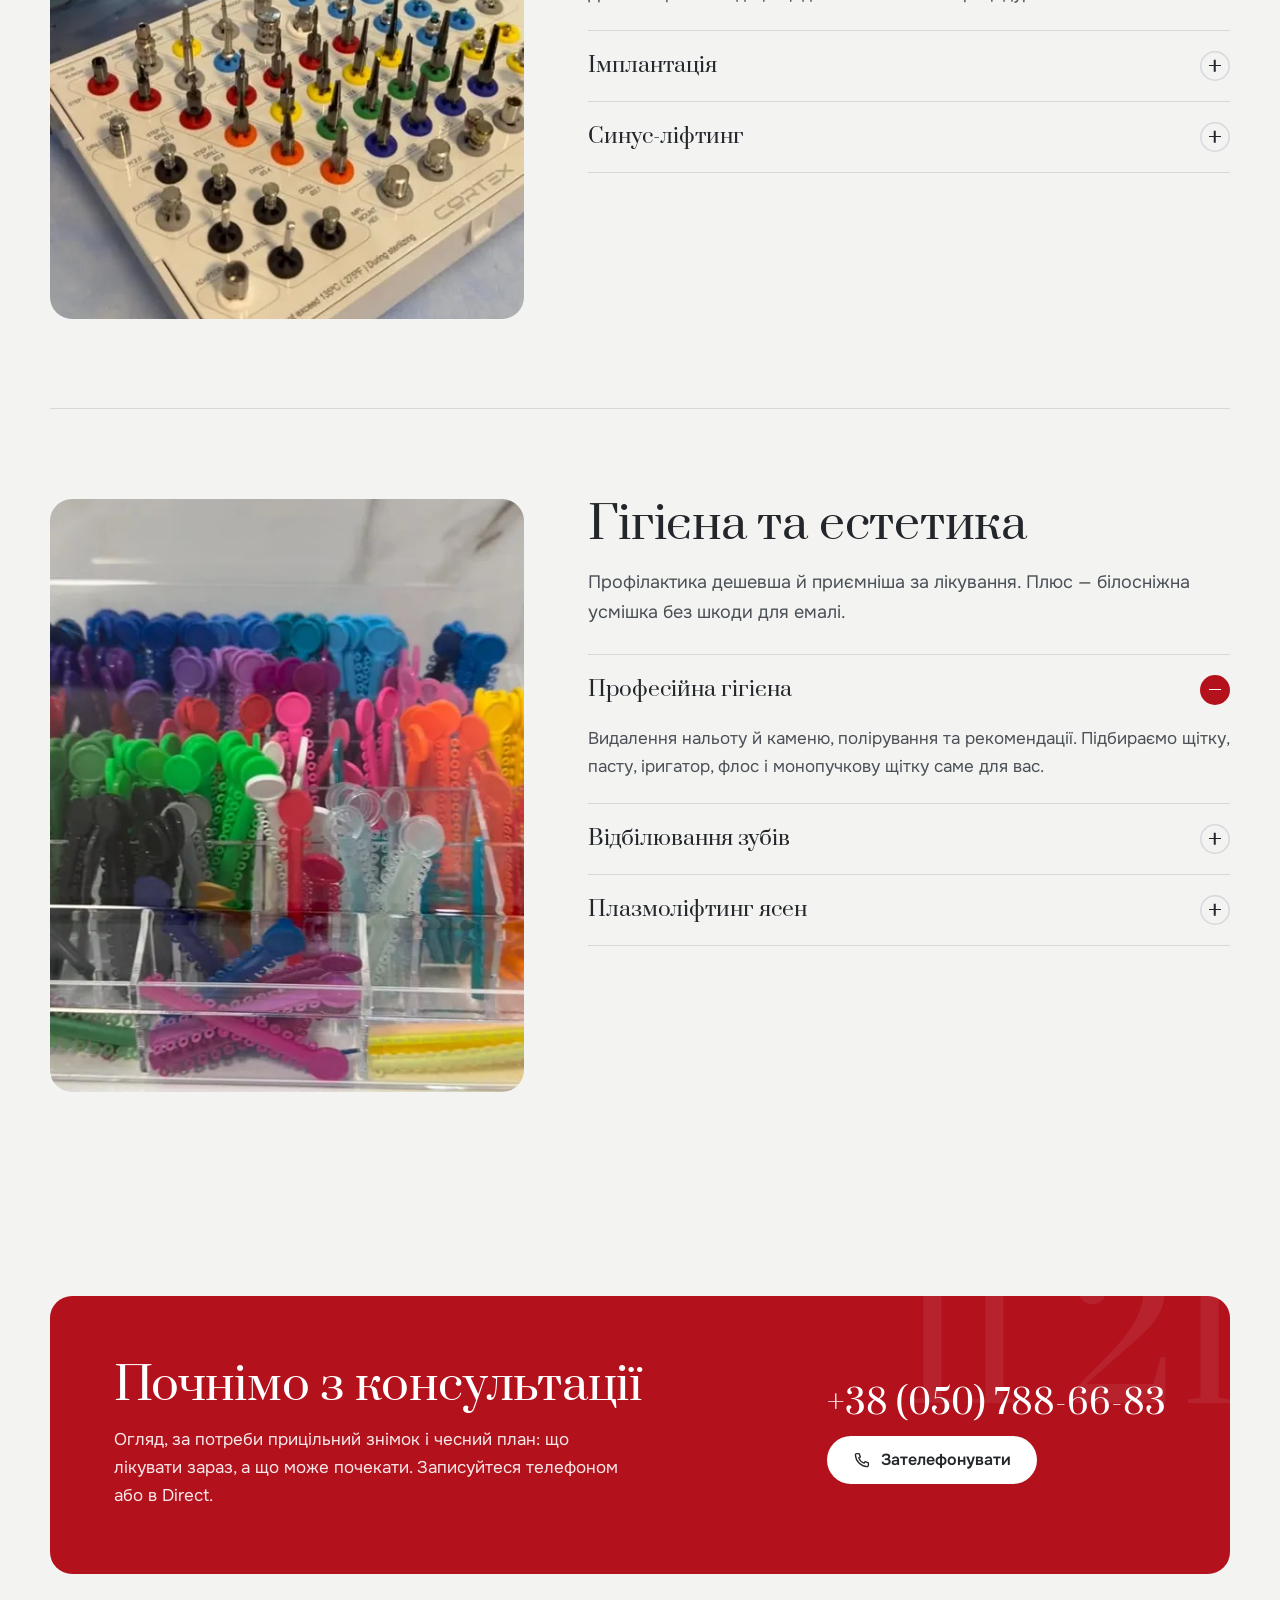
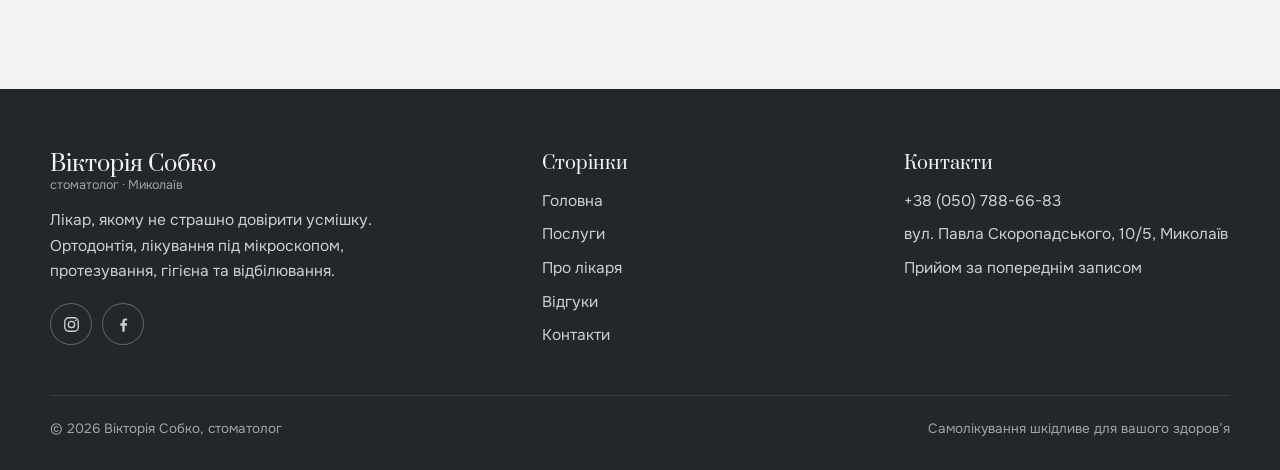
<file: poslugy.html>
<!doctype html>
<html lang="uk">
<head>
<script src="site-safety.js"></script>
<meta charset="utf-8">
<meta name="viewport" content="width=device-width, initial-scale=1, viewport-fit=cover">
<meta name="robots" content="noindex, nofollow">
<title>Послуги — стоматолог Вікторія Собко, Миколаїв</title>
<meta name="description" content="Ортодонтія, лікування каналів під мікроскопом, коронки й вініри, видалення та імплантація, гігієна і відбілювання у Миколаєві.">
<meta name="theme-color" content="#5d656b">
<link rel="icon" href="img/favicon.svg" type="image/svg+xml">
<link rel="apple-touch-icon" href="img/apple-touch-icon.png">
<meta property="og:type" content="website">
<meta property="og:locale" content="uk_UA">
<meta property="og:site_name" content="Стоматолог Вікторія Собко">
<meta property="og:title" content="Послуги — стоматолог Вікторія Собко, Миколаїв">
<meta property="og:description" content="Ортодонтія, лікування каналів під мікроскопом, коронки й вініри, видалення та імплантація, гігієна і відбілювання у Миколаєві.">
<meta property="og:image" content="https://konkos-design.github.io/viktoria-sobko-dentist/img/og.jpg">
<meta property="og:image:width" content="1200">
<meta property="og:image:height" content="630">

<meta name="twitter:card" content="summary_large_image">
<meta name="twitter:title" content="Послуги — стоматолог Вікторія Собко, Миколаїв">
<meta name="twitter:description" content="Ортодонтія, лікування каналів під мікроскопом, коронки й вініри, видалення та імплантація, гігієна і відбілювання у Миколаєві.">
<meta name="twitter:image" content="https://konkos-design.github.io/viktoria-sobko-dentist/img/og.jpg">
<link rel="preload" href="fonts/prata_cyrillic.woff2" as="font" type="font/woff2" crossorigin>
<link rel="stylesheet" href="css/style.css">
<link rel="canonical" href="https://konkos-design.github.io/viktoria-sobko-dentist/poslugy.html">
<meta property="og:url" content="https://konkos-design.github.io/viktoria-sobko-dentist/poslugy.html">
<link rel="stylesheet" href="site-safety.css">
<script type="application/ld+json">{"@context": "https://schema.org", "@type": "Dentist", "name": "Стоматолог Вікторія Собко", "telephone": "+380507886683", "url": "https://konkos-design.github.io/viktoria-sobko-dentist/"}</script>
</head>
<body>
<a class="skip" href="#main">До змісту</a>
<header class="hdr hdr--page">
  <div class="wrap hdr__in">
    <a class="brand" href="index.html" aria-label="Вікторія Собко — на головну"><b>Вікторія Собко</b><span>стоматолог · Миколаїв</span></a>
    <nav class="nav" id="nav" aria-label="Основне меню"><a href="index.html">Головна</a><a href="poslugy.html" aria-current="page">Послуги</a><a href="pro-likarya.html">Про лікаря</a><a href="vidguky.html">Відгуки</a><a href="kontakty.html">Контакти</a></nav>
    <a class="btn hdr__call" href="tel:+380507886683"><svg viewBox="0 0 24 24" fill="none" stroke="currentColor" stroke-width="1.8" stroke-linecap="round" stroke-linejoin="round" aria-hidden="true"><path d="M5 3.5h3.2l1.6 4.3-2.1 1.4a11.5 11.5 0 0 0 7.1 7.1l1.4-2.1 4.3 1.6V19a1.8 1.8 0 0 1-1.9 1.8C10.4 20.3 3.7 13.6 3.2 5.4A1.8 1.8 0 0 1 5 3.5Z"/></svg><span>Записатися</span></a>
    <button class="burger" aria-label="Меню" aria-expanded="false" aria-controls="nav"><span></span></button>
  </div>
</header>

<main id="main">
<section class="phead">
  <div class="wrap">
    <p class="crumbs"><a href="index.html">Головна</a> / Послуги</p>
    <h1>Послуги</h1>
    <p>Ціну визначаємо після огляду — вона залежить від клінічної ситуації. Консультація допоможе зрозуміти обсяг лікування.</p>
  </div>
  <div class="phead__teeth" aria-hidden="true">18 17 16 15 14</div>
</section>
<nav class="svc-nav" aria-label="Розділи послуг"><div class="wrap svc-nav__in"><a href="#orto">Ортодонтія</a><a href="#terapia">Терапія та лікування під мікроскопом</a><a href="#protez">Протезування</a><a href="#khirurgia">Хірургія та імплантація</a><a href="#gigiena">Гігієна та естетика</a></div></nav>
<div class="wrap"><article class="svc" id="orto" style="scroll-margin-top:140px">
  <div class="svc__media rv"><img src="img/braces.webp" alt="Брекети на ортодонтичній моделі" loading="lazy"></div>
  <div class="rv rv-d1">
    <h2>Ортодонтія</h2>
    <p class="svc__intro">Вирівнюємо зуби й виправляємо прикус. Неправильний прикус — це не лише естетика: він впливає на гігієну, суглоби й навіть поставу.</p>
    <div class="acc"><details open><summary>Брекет-системи<i aria-hidden="true"></i></summary><div class="acc__body">Установка брекетів безболісна. Перші кілька днів може бути незвично — це нормально. Під час лікування регулярні активації та контроль.</div></details><details><summary>Елайнери<i aria-hidden="true"></i></summary><div class="acc__body">Прозорі знімні капи, які поступово й м’яко вирівнюють зуби. Майже непомітні, знімаються під час їжі та чищення.</div></details><details><summary>Мікроімпланти в ортодонтії<i aria-hidden="true"></i></summary><div class="acc__body">Маленькі опори, що допомагають рухати зуби точніше й швидше, без зайвого навантаження на сусідні зуби.</div></details><details><summary>Розширення верхньої щелепи<i aria-hidden="true"></i></summary><div class="acc__body">Створює місце для зубів, покращує прикус і робить усмішку гармонійною.</div></details><details><summary>Ретенційні капи та ретейнери<i aria-hidden="true"></i></summary><div class="acc__body">Після зняття брекетів чи елайнерів зуби «пам’ятають» старе положення. Ретенція закріплює результат.</div></details></div>
  </div>
</article><article class="svc" id="terapia" style="scroll-margin-top:140px">
  <div class="svc__media rv"><img src="img/vita.webp" alt="Шкала відтінків VITA для підбору кольору реставрації" loading="lazy"></div>
  <div class="rv rv-d1">
    <h2>Терапія та лікування під мікроскопом</h2>
    <p class="svc__intro">Лікуємо карієс і кореневі канали так, щоб зуб служив роками. Збільшення мікроскопа дозволяє бачити те, що неозброєним оком пропускають.</p>
    <div class="acc"><details open><summary>Лікування кореневих каналів<i aria-hidden="true"></i></summary><div class="acc__body">Повне очищення каналів, обробка та герметична обтурація. Не «заліпити пломбу», а пролікувати правильно.</div></details><details><summary>Повторне ендодонтичне лікування<i aria-hidden="true"></i></summary><div class="acc__body">Перелікування раніше запломбованих каналів, якщо зуб турбує знову.</div></details><details><summary>Художня реставрація<i aria-hidden="true"></i></summary><div class="acc__body">Відновлення передніх і жувальних зубів композитом з підбором відтінку — функціонально та естетично.</div></details><details><summary>Діагностика<i aria-hidden="true"></i></summary><div class="acc__body">Огляд, прицільна візіографія, аналіз КТ. Без точного діагнозу лікування не починаємо.</div></details></div>
  </div>
</article><article class="svc" id="protez" style="scroll-margin-top:140px">
  <div class="svc__media rv"><img src="img/crowns.webp" alt="Цирконієві коронки на гіпсовій моделі" loading="lazy"></div>
  <div class="rv rv-d1">
    <h2>Протезування</h2>
    <p class="svc__intro">Відновлюємо зуби, які вже не врятувати пломбою, і заміщуємо втрачені. Відкладене протезування призводить до зміщення сусідніх зубів.</p>
    <div class="acc"><details open><summary>Цирконієві коронки<i aria-hidden="true"></i></summary><div class="acc__body">Натуральний вигляд, міцність і комфорт щодня. Цирконій точно імітує колір і прозорість зуба.</div></details><details><summary>Мости, в тому числі на імплантах<i aria-hidden="true"></i></summary><div class="acc__body">Наприклад, міст з діоксиду цирконію на титановій балці.</div></details><details><summary>Вініри та вкладки<i aria-hidden="true"></i></summary><div class="acc__body">Тонкі керамічні накладки для естетики та вкладки для відновлення жувальних зубів.</div></details><details><summary>Цифрове сканування<i aria-hidden="true"></i></summary><div class="acc__body">3D-модель зубів замість традиційних зліпків, CAD/CAM-планування конструкцій.</div></details></div>
  </div>
</article><article class="svc" id="khirurgia" style="scroll-margin-top:140px">
  <div class="svc__media rv"><img src="img/implant-kit.webp" alt="Хірургічний набір для встановлення імплантів" loading="lazy"></div>
  <div class="rv rv-d1">
    <h2>Хірургія та імплантація</h2>
    <p class="svc__intro">Видаляємо зуби будь-якої складності та готуємо щелепу до імплантації. Імплантація — планова процедура з ретельною підготовкою.</p>
    <div class="acc"><details open><summary>Видалення зубів<i aria-hidden="true"></i></summary><div class="acc__body">У тому числі зубів мудрості — наприклад, перед встановленням брекетів. Детальні рекомендації щодо загоєння після процедури.</div></details><details><summary>Імплантація<i aria-hidden="true"></i></summary><div class="acc__body">Консультація та КТ, індивідуальний план, установка імпланта, формувач ясен і протезування.</div></details><details><summary>Синус-ліфтинг<i aria-hidden="true"></i></summary><div class="acc__body">Нарощення кістки у верхній щелепі, коли її недостатньо для імпланта.</div></details></div>
  </div>
</article><article class="svc" id="gigiena" style="scroll-margin-top:140px">
  <div class="svc__media rv"><img src="img/hygiene.webp" alt="Щіточки для професійної гігієни різних розмірів" loading="lazy"></div>
  <div class="rv rv-d1">
    <h2>Гігієна та естетика</h2>
    <p class="svc__intro">Профілактика дешевша й приємніша за лікування. Плюс — білосніжна усмішка без шкоди для емалі.</p>
    <div class="acc"><details open><summary>Професійна гігієна<i aria-hidden="true"></i></summary><div class="acc__body">Видалення нальоту й каменю, полірування та рекомендації. Підбираємо щітку, пасту, іригатор, флос і монопучкову щітку саме для вас.</div></details><details><summary>Відбілювання зубів<i aria-hidden="true"></i></summary><div class="acc__body">Професійне відбілювання в кабінеті — лікар пройшла навчання Amazing White.</div></details><details><summary>Плазмоліфтинг ясен<i aria-hidden="true"></i></summary><div class="acc__body">Курс плазмотерапії для здоров’я ясен.</div></details></div>
  </div>
</article></div>
<section class="sec" aria-label="Запис">
  <div class="wrap">
    <div class="cta rv">
      <div>
        <h2>Почнімо з консультації</h2>
        <p>Огляд, за потреби прицільний знімок і чесний план: що лікувати зараз, а що може почекати. Записуйтеся телефоном або в Direct.</p>
      </div>
      <div class="cta__actions">
        <a class="cta__num" href="tel:+380507886683">+38 (050) 788-66-83</a>
        <a class="btn btn--light" href="tel:+380507886683"><svg viewBox="0 0 24 24" fill="none" stroke="currentColor" stroke-width="1.8" stroke-linecap="round" stroke-linejoin="round" aria-hidden="true"><path d="M5 3.5h3.2l1.6 4.3-2.1 1.4a11.5 11.5 0 0 0 7.1 7.1l1.4-2.1 4.3 1.6V19a1.8 1.8 0 0 1-1.9 1.8C10.4 20.3 3.7 13.6 3.2 5.4A1.8 1.8 0 0 1 5 3.5Z"/></svg><span>Зателефонувати</span></a>
      </div>
    </div>
  </div>
</section>

</main>
<footer class="ftr">
  <div class="wrap">
    <div class="ftr__grid">
      <div>
        <a class="brand" href="index.html"><b>Вікторія Собко</b><span>стоматолог · Миколаїв</span></a>
        <p style="margin-top:16px;max-width:36ch">Лікар, якому не страшно довірити усмішку. Ортодонтія, лікування під мікроскопом, протезування, гігієна та відбілювання.</p>
        <div class="social">
          <a href="https://www.instagram.com/dr_viktoria_sobko/" target="_blank" rel="noopener" aria-label="Instagram"><svg viewBox="0 0 24 24" fill="none" stroke="currentColor" stroke-width="1.7" aria-hidden="true"><rect x="3.5" y="3.5" width="17" height="17" rx="5"/><circle cx="12" cy="12" r="4"/><circle cx="17.2" cy="6.8" r="1" fill="currentColor" stroke="none"/></svg></a>
          <a href="https://www.facebook.com/dr.viktoria.sobko" target="_blank" rel="noopener" aria-label="Facebook"><svg viewBox="0 0 24 24" fill="currentColor" aria-hidden="true"><path d="M13.5 21v-7.5h2.6l.4-3h-3V8.6c0-.9.3-1.5 1.5-1.5h1.6V4.4c-.3 0-1.2-.1-2.3-.1-2.3 0-3.8 1.4-3.8 3.9v2.3H8v3h2.5V21h3Z"/></svg></a>
        </div>
      </div>
      <div>
        <h4>Сторінки</h4>
        <ul><li><a href="index.html">Головна</a></li><li><a href="poslugy.html">Послуги</a></li><li><a href="pro-likarya.html">Про лікаря</a></li><li><a href="vidguky.html">Відгуки</a></li><li><a href="kontakty.html">Контакти</a></li></ul>
      </div>
      <div>
        <h4>Контакти</h4>
        <ul>
          <li><a href="tel:+380507886683">+38 (050) 788-66-83</a></li>
          <li><a href="https://www.google.com/maps/search/?api=1&query=%D0%B2%D1%83%D0%BB.+%D0%9F%D0%B0%D0%B2%D0%BB%D0%B0+%D0%A1%D0%BA%D0%BE%D1%80%D0%BE%D0%BF%D0%B0%D0%B4%D1%81%D1%8C%D0%BA%D0%BE%D0%B3%D0%BE+10%2F5+%D0%9C%D0%B8%D0%BA%D0%BE%D0%BB%D0%B0%D1%97%D0%B2" target="_blank" rel="noopener">вул. Павла Скоропадського, 10/5, Миколаїв</a></li>
          <li>Прийом за попереднім записом</li>
        </ul>
      </div>
    </div>
    <div class="ftr__note"><span>© <span data-year>2026</span> Вікторія Собко, стоматолог</span><span>Самолікування шкідливе для вашого здоров’я</span></div>
  </div>
</footer>
<a class="fab" href="tel:+380507886683" aria-label="Зателефонувати"><svg viewBox="0 0 24 24" fill="none" stroke="currentColor" stroke-width="1.8" stroke-linecap="round" stroke-linejoin="round" aria-hidden="true"><path d="M5 3.5h3.2l1.6 4.3-2.1 1.4a11.5 11.5 0 0 0 7.1 7.1l1.4-2.1 4.3 1.6V19a1.8 1.8 0 0 1-1.9 1.8C10.4 20.3 3.7 13.6 3.2 5.4A1.8 1.8 0 0 1 5 3.5Z"/></svg></a>
<script src="js/main.js" defer></script>
</body>
</html>
</file>
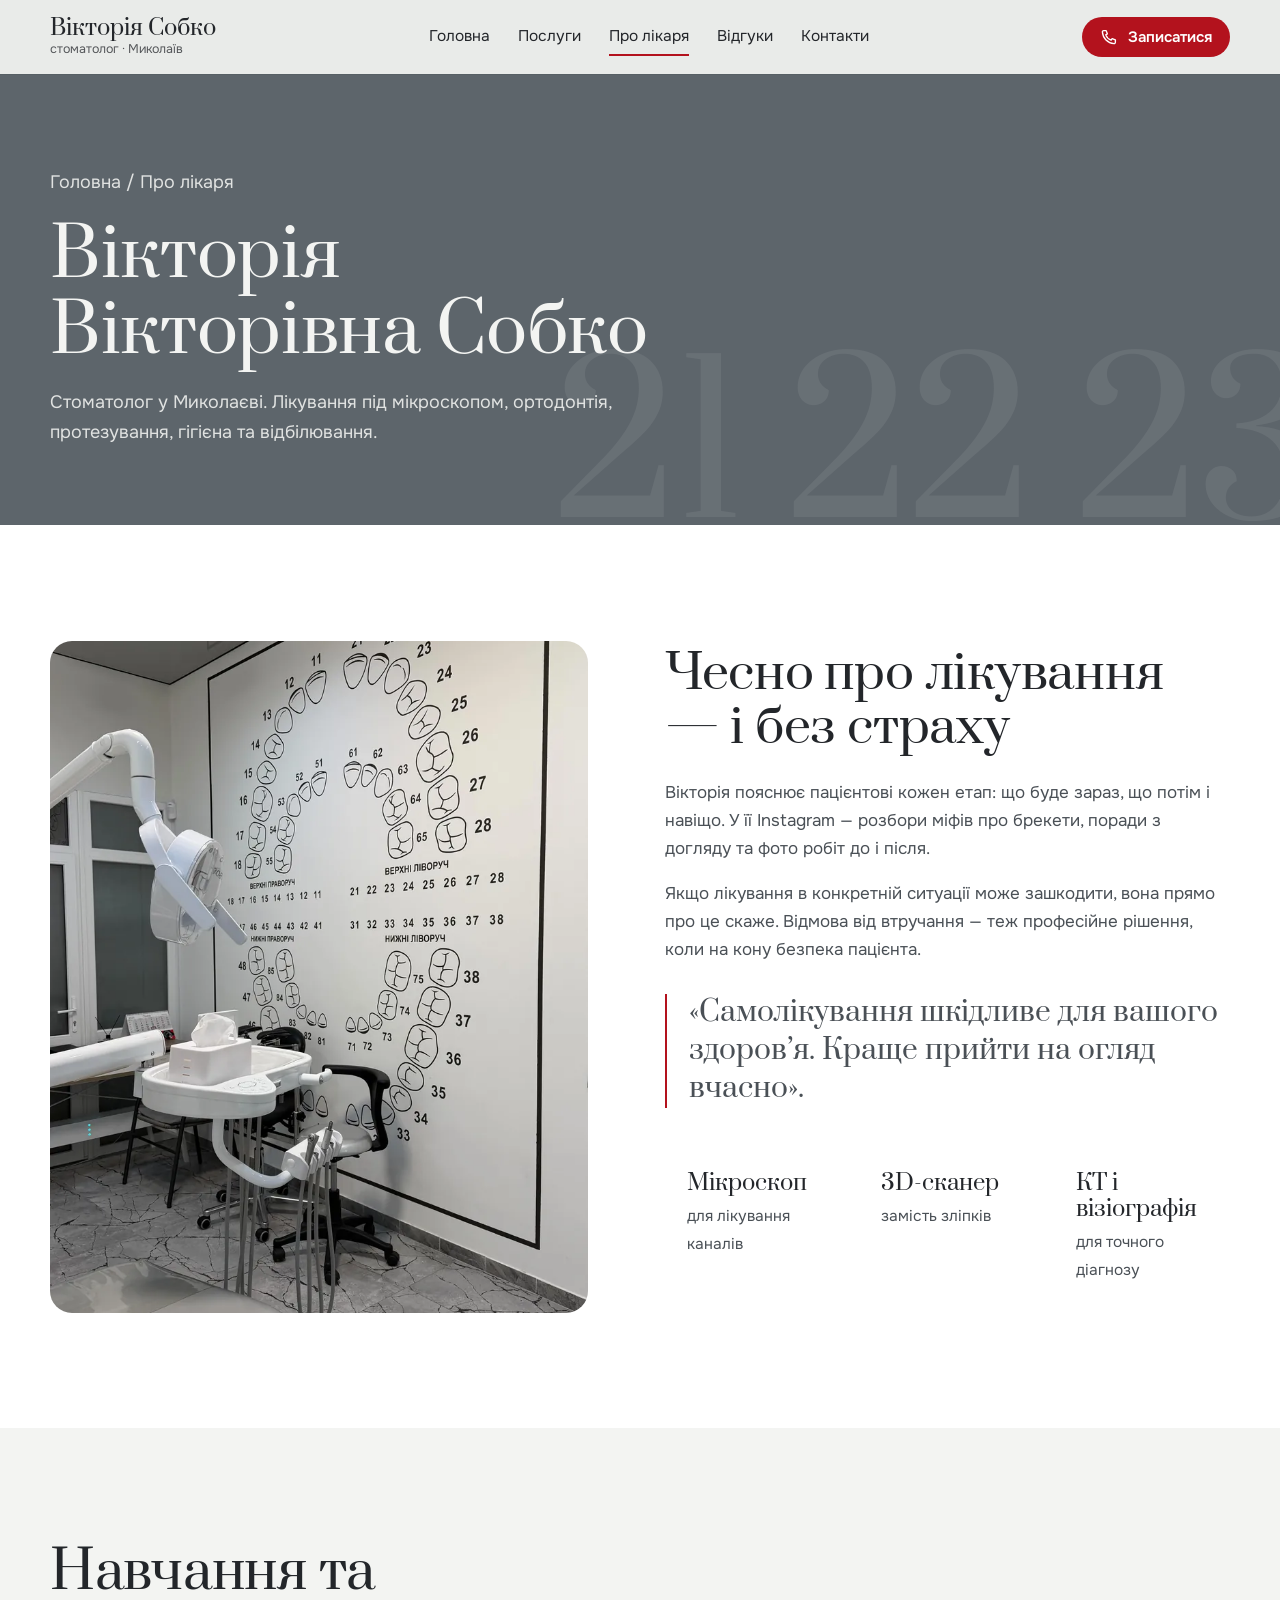
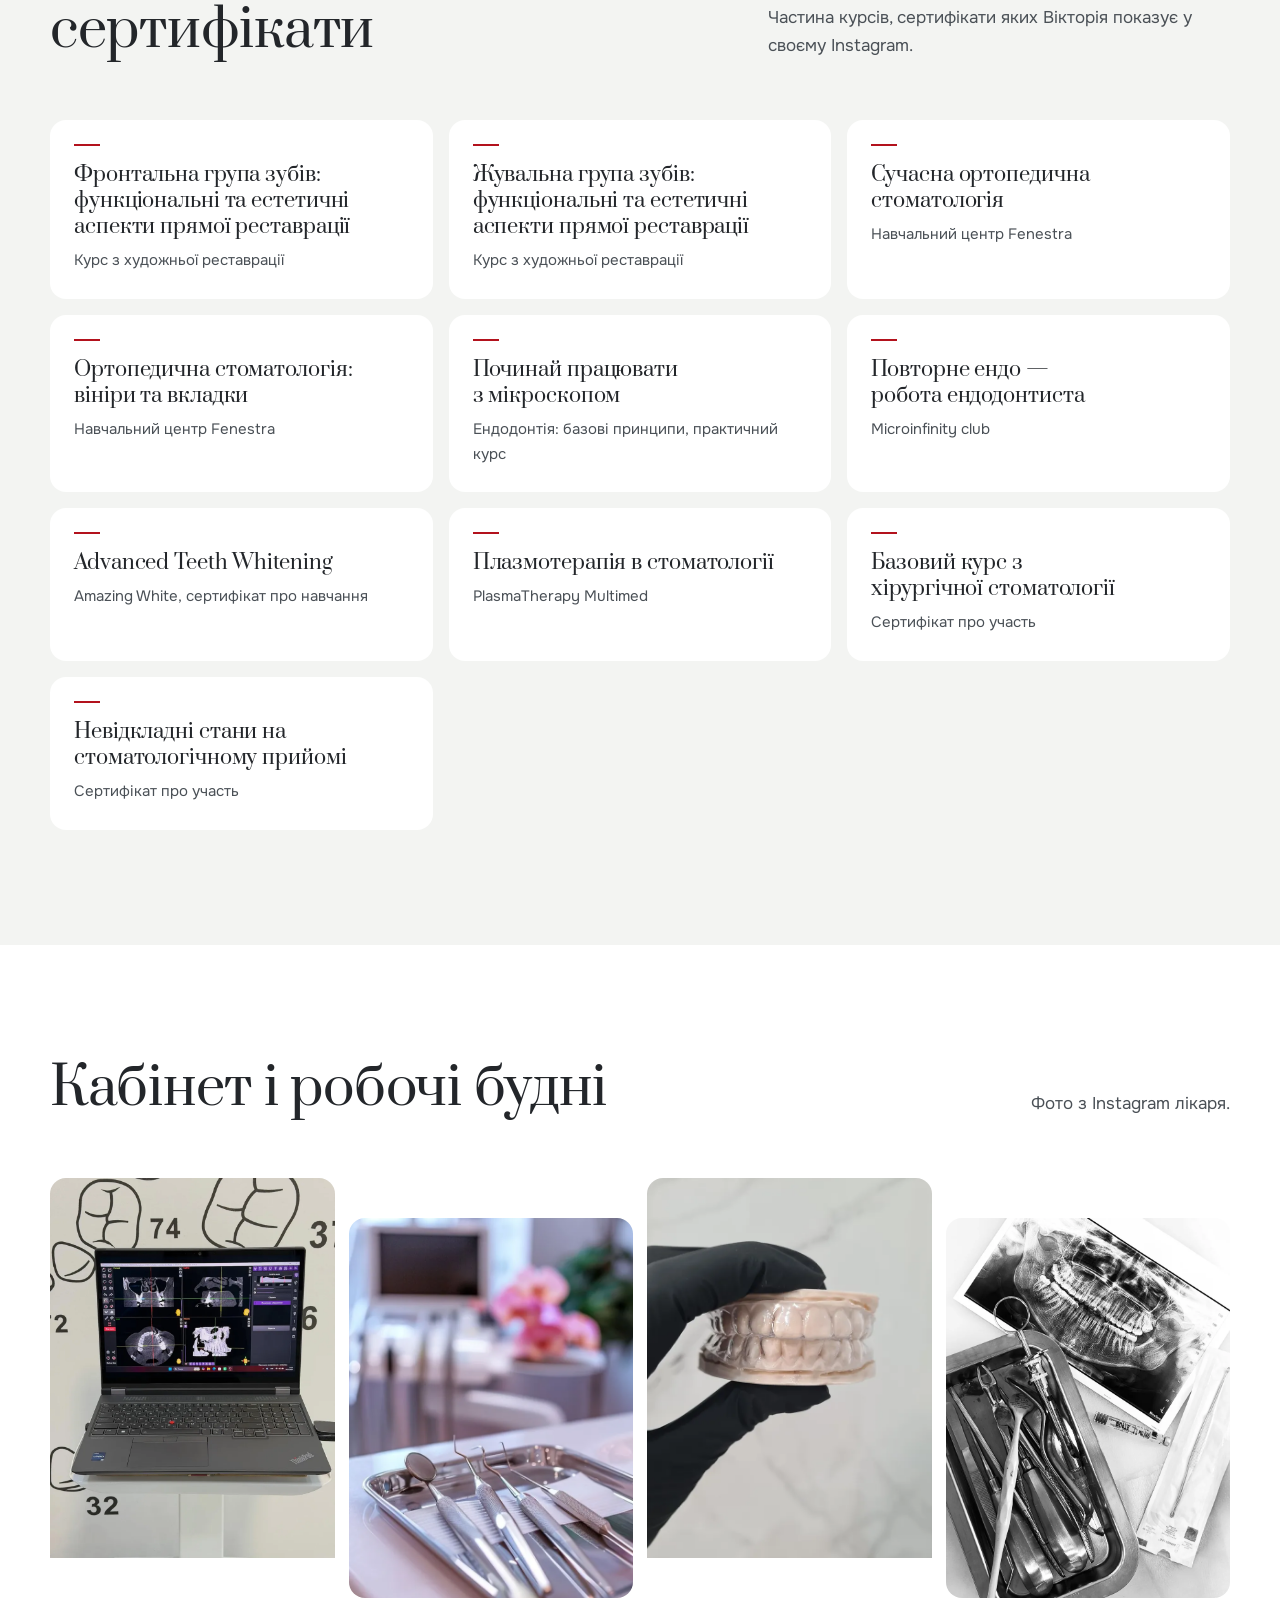
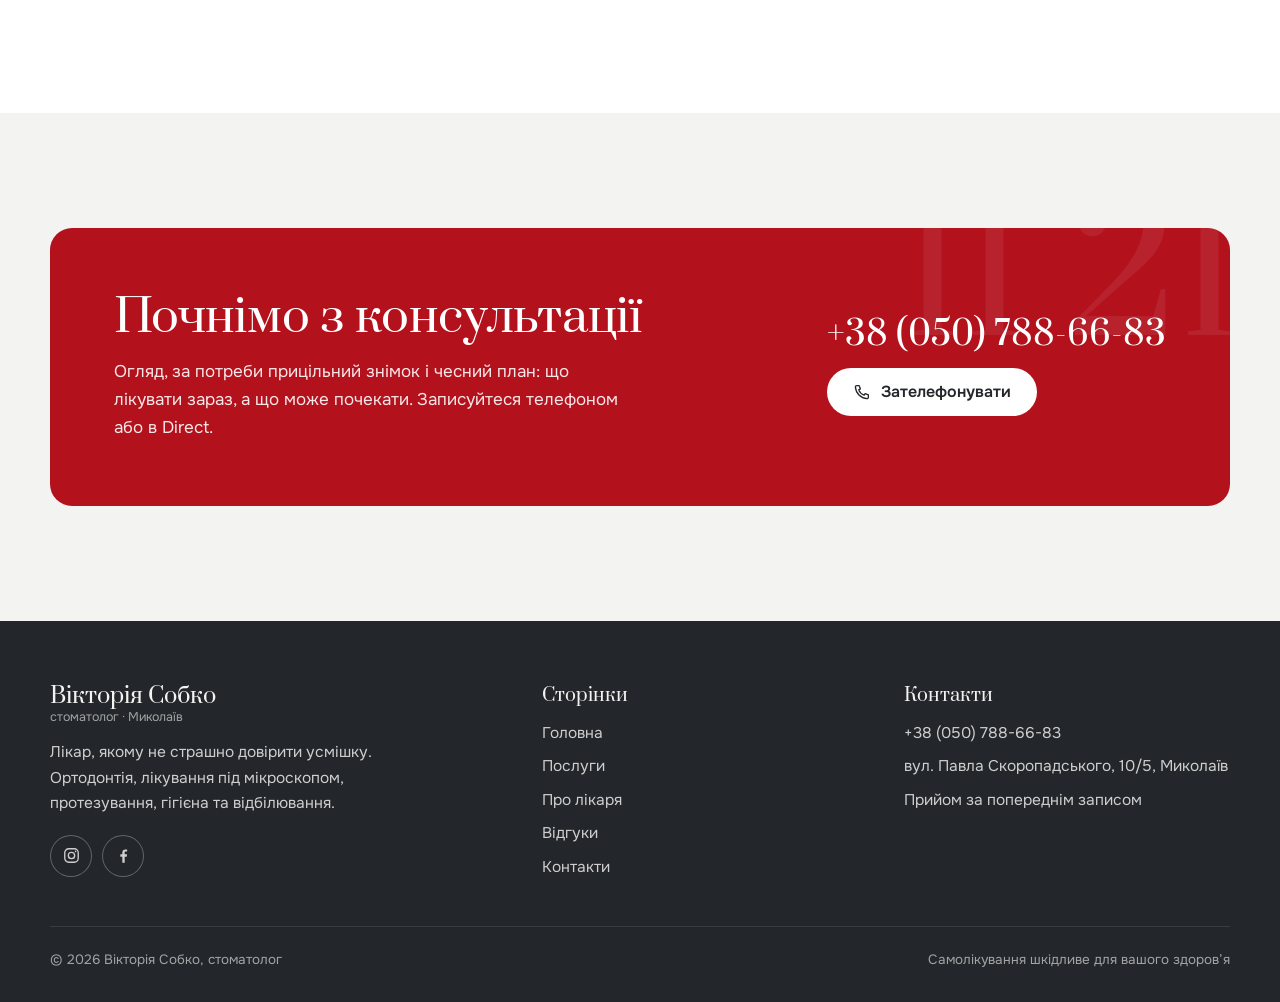
<file: pro-likarya.html>
<!doctype html>
<html lang="uk">
<head>
<script src="site-safety.js"></script>
<meta charset="utf-8">
<meta name="viewport" content="width=device-width, initial-scale=1, viewport-fit=cover">
<meta name="robots" content="noindex, nofollow">
<title>Про лікаря — Вікторія Собко, стоматолог у Миколаєві</title>
<meta name="description" content="Вікторія Вікторівна Собко — стоматолог у Миколаєві. Підхід до лікування, навчання та сертифікати, кабінет.">
<meta name="theme-color" content="#5d656b">
<link rel="icon" href="img/favicon.svg" type="image/svg+xml">
<link rel="apple-touch-icon" href="img/apple-touch-icon.png">
<meta property="og:type" content="website">
<meta property="og:locale" content="uk_UA">
<meta property="og:site_name" content="Стоматолог Вікторія Собко">
<meta property="og:title" content="Про лікаря — Вікторія Собко, стоматолог у Миколаєві">
<meta property="og:description" content="Вікторія Вікторівна Собко — стоматолог у Миколаєві. Підхід до лікування, навчання та сертифікати, кабінет.">
<meta property="og:image" content="https://konkos-design.github.io/viktoria-sobko-dentist/img/og.jpg">
<meta property="og:image:width" content="1200">
<meta property="og:image:height" content="630">

<meta name="twitter:card" content="summary_large_image">
<meta name="twitter:title" content="Про лікаря — Вікторія Собко, стоматолог у Миколаєві">
<meta name="twitter:description" content="Вікторія Вікторівна Собко — стоматолог у Миколаєві. Підхід до лікування, навчання та сертифікати, кабінет.">
<meta name="twitter:image" content="https://konkos-design.github.io/viktoria-sobko-dentist/img/og.jpg">
<link rel="preload" href="fonts/prata_cyrillic.woff2" as="font" type="font/woff2" crossorigin>
<link rel="stylesheet" href="css/style.css">
<link rel="canonical" href="https://konkos-design.github.io/viktoria-sobko-dentist/pro-likarya.html">
<meta property="og:url" content="https://konkos-design.github.io/viktoria-sobko-dentist/pro-likarya.html">
<link rel="stylesheet" href="site-safety.css">
<script type="application/ld+json">{"@context": "https://schema.org", "@type": "Dentist", "name": "Стоматолог Вікторія Собко", "telephone": "+380507886683", "url": "https://konkos-design.github.io/viktoria-sobko-dentist/"}</script>
</head>
<body>
<a class="skip" href="#main">До змісту</a>
<header class="hdr hdr--page">
  <div class="wrap hdr__in">
    <a class="brand" href="index.html" aria-label="Вікторія Собко — на головну"><b>Вікторія Собко</b><span>стоматолог · Миколаїв</span></a>
    <nav class="nav" id="nav" aria-label="Основне меню"><a href="index.html">Головна</a><a href="poslugy.html">Послуги</a><a href="pro-likarya.html" aria-current="page">Про лікаря</a><a href="vidguky.html">Відгуки</a><a href="kontakty.html">Контакти</a></nav>
    <a class="btn hdr__call" href="tel:+380507886683"><svg viewBox="0 0 24 24" fill="none" stroke="currentColor" stroke-width="1.8" stroke-linecap="round" stroke-linejoin="round" aria-hidden="true"><path d="M5 3.5h3.2l1.6 4.3-2.1 1.4a11.5 11.5 0 0 0 7.1 7.1l1.4-2.1 4.3 1.6V19a1.8 1.8 0 0 1-1.9 1.8C10.4 20.3 3.7 13.6 3.2 5.4A1.8 1.8 0 0 1 5 3.5Z"/></svg><span>Записатися</span></a>
    <button class="burger" aria-label="Меню" aria-expanded="false" aria-controls="nav"><span></span></button>
  </div>
</header>

<main id="main">
<section class="phead">
  <div class="wrap">
    <p class="crumbs"><a href="index.html">Головна</a> / Про лікаря</p>
    <h1>Вікторія Вікторівна Собко</h1>
    <p>Стоматолог у Миколаєві. Лікування під мікроскопом, ортодонтія, протезування, гігієна та відбілювання.</p>
  </div>
  <div class="phead__teeth" aria-hidden="true">21 22 23</div>
</section>

<section class="sec sec--paper">
  <div class="wrap split">
    <div class="split__media rv"><img src="img/cabinet.webp" alt="Кабінет: крісло та зубна формула на стіні" loading="lazy"></div>
    <div class="rv rv-d1">
      <h2>Чесно про лікування — і без страху</h2>
      <p>Вікторія пояснює пацієнтові кожен етап: що буде зараз, що потім і навіщо. У її Instagram — розбори міфів про брекети, поради з догляду та фото робіт до і після.</p>
      <p>Якщо лікування в конкретній ситуації може зашкодити, вона прямо про це скаже. Відмова від втручання — теж професійне рішення, коли на кону безпека пацієнта.</p>
      <p class="quote">«Самолікування шкідливе для вашого здоров’я. Краще прийти на огляд вчасно».</p>
      <div class="facts">
        <div class="fact"><b>Мікроскоп</b><span>для лікування каналів</span></div>
        <div class="fact"><b>3D-сканер</b><span>замість зліпків</span></div>
        <div class="fact"><b>КТ і візіографія</b><span>для точного діагнозу</span></div>
      </div>
    </div>
  </div>
</section>

<section class="sec">
  <div class="wrap">
    <div class="sec__head rv"><h2>Навчання та сертифікати</h2><p>Частина курсів, сертифікати яких Вікторія показує у своєму Instagram.</p></div>
    <div class="certs"><div class="cert rv rv-d1"><h3>Фронтальна група зубів: функціональні та естетичні аспекти прямої реставрації</h3><p>Курс з художньої реставрації</p></div><div class="cert rv rv-d2"><h3>Жувальна група зубів: функціональні та естетичні аспекти прямої реставрації</h3><p>Курс з художньої реставрації</p></div><div class="cert rv rv-d3"><h3>Сучасна ортопедична стоматологія</h3><p>Навчальний центр Fenestra</p></div><div class="cert rv rv-d1"><h3>Ортопедична стоматологія: вініри та вкладки</h3><p>Навчальний центр Fenestra</p></div><div class="cert rv rv-d2"><h3>Починай працювати з мікроскопом</h3><p>Ендодонтія: базові принципи, практичний курс</p></div><div class="cert rv rv-d3"><h3>Повторне ендо — робота ендодонтиста</h3><p>Microinfinity club</p></div><div class="cert rv rv-d1"><h3>Advanced Teeth Whitening</h3><p>Amazing White, сертифікат про навчання</p></div><div class="cert rv rv-d2"><h3>Плазмотерапія в стоматології</h3><p>PlasmaTherapy Multimed</p></div><div class="cert rv rv-d3"><h3>Базовий курс з хірургічної стоматології</h3><p>Сертифікат про участь</p></div><div class="cert rv rv-d1"><h3>Невідкладні стани на стоматологічному прийомі</h3><p>Сертифікат про участь</p></div></div>
  </div>
</section>

<section class="sec sec--paper">
  <div class="wrap">
    <div class="sec__head rv"><h2>Кабінет і робочі будні</h2><p>Фото з Instagram лікаря.</p></div>
    <div class="gallery">
      <figure class="rv"><img src="img/ct.webp" alt="Аналіз КТ у кабінеті" loading="lazy"></figure>
      <figure class="rv rv-d1"><img src="img/instruments.webp" alt="Стерильні інструменти на лотку" loading="lazy"></figure>
      <figure class="rv rv-d2"><img src="img/retainer.webp" alt="Ретенційна капа на моделі" loading="lazy"></figure>
      <figure class="rv rv-d3"><img src="img/xray.webp" alt="Ортопантомограма та хірургічні інструменти" loading="lazy"></figure>
    </div>
  </div>
</section>
<section class="sec" aria-label="Запис">
  <div class="wrap">
    <div class="cta rv">
      <div>
        <h2>Почнімо з консультації</h2>
        <p>Огляд, за потреби прицільний знімок і чесний план: що лікувати зараз, а що може почекати. Записуйтеся телефоном або в Direct.</p>
      </div>
      <div class="cta__actions">
        <a class="cta__num" href="tel:+380507886683">+38 (050) 788-66-83</a>
        <a class="btn btn--light" href="tel:+380507886683"><svg viewBox="0 0 24 24" fill="none" stroke="currentColor" stroke-width="1.8" stroke-linecap="round" stroke-linejoin="round" aria-hidden="true"><path d="M5 3.5h3.2l1.6 4.3-2.1 1.4a11.5 11.5 0 0 0 7.1 7.1l1.4-2.1 4.3 1.6V19a1.8 1.8 0 0 1-1.9 1.8C10.4 20.3 3.7 13.6 3.2 5.4A1.8 1.8 0 0 1 5 3.5Z"/></svg><span>Зателефонувати</span></a>
      </div>
    </div>
  </div>
</section>

</main>
<footer class="ftr">
  <div class="wrap">
    <div class="ftr__grid">
      <div>
        <a class="brand" href="index.html"><b>Вікторія Собко</b><span>стоматолог · Миколаїв</span></a>
        <p style="margin-top:16px;max-width:36ch">Лікар, якому не страшно довірити усмішку. Ортодонтія, лікування під мікроскопом, протезування, гігієна та відбілювання.</p>
        <div class="social">
          <a href="https://www.instagram.com/dr_viktoria_sobko/" target="_blank" rel="noopener" aria-label="Instagram"><svg viewBox="0 0 24 24" fill="none" stroke="currentColor" stroke-width="1.7" aria-hidden="true"><rect x="3.5" y="3.5" width="17" height="17" rx="5"/><circle cx="12" cy="12" r="4"/><circle cx="17.2" cy="6.8" r="1" fill="currentColor" stroke="none"/></svg></a>
          <a href="https://www.facebook.com/dr.viktoria.sobko" target="_blank" rel="noopener" aria-label="Facebook"><svg viewBox="0 0 24 24" fill="currentColor" aria-hidden="true"><path d="M13.5 21v-7.5h2.6l.4-3h-3V8.6c0-.9.3-1.5 1.5-1.5h1.6V4.4c-.3 0-1.2-.1-2.3-.1-2.3 0-3.8 1.4-3.8 3.9v2.3H8v3h2.5V21h3Z"/></svg></a>
        </div>
      </div>
      <div>
        <h4>Сторінки</h4>
        <ul><li><a href="index.html">Головна</a></li><li><a href="poslugy.html">Послуги</a></li><li><a href="pro-likarya.html">Про лікаря</a></li><li><a href="vidguky.html">Відгуки</a></li><li><a href="kontakty.html">Контакти</a></li></ul>
      </div>
      <div>
        <h4>Контакти</h4>
        <ul>
          <li><a href="tel:+380507886683">+38 (050) 788-66-83</a></li>
          <li><a href="https://www.google.com/maps/search/?api=1&query=%D0%B2%D1%83%D0%BB.+%D0%9F%D0%B0%D0%B2%D0%BB%D0%B0+%D0%A1%D0%BA%D0%BE%D1%80%D0%BE%D0%BF%D0%B0%D0%B4%D1%81%D1%8C%D0%BA%D0%BE%D0%B3%D0%BE+10%2F5+%D0%9C%D0%B8%D0%BA%D0%BE%D0%BB%D0%B0%D1%97%D0%B2" target="_blank" rel="noopener">вул. Павла Скоропадського, 10/5, Миколаїв</a></li>
          <li>Прийом за попереднім записом</li>
        </ul>
      </div>
    </div>
    <div class="ftr__note"><span>© <span data-year>2026</span> Вікторія Собко, стоматолог</span><span>Самолікування шкідливе для вашого здоров’я</span></div>
  </div>
</footer>
<a class="fab" href="tel:+380507886683" aria-label="Зателефонувати"><svg viewBox="0 0 24 24" fill="none" stroke="currentColor" stroke-width="1.8" stroke-linecap="round" stroke-linejoin="round" aria-hidden="true"><path d="M5 3.5h3.2l1.6 4.3-2.1 1.4a11.5 11.5 0 0 0 7.1 7.1l1.4-2.1 4.3 1.6V19a1.8 1.8 0 0 1-1.9 1.8C10.4 20.3 3.7 13.6 3.2 5.4A1.8 1.8 0 0 1 5 3.5Z"/></svg></a>
<script src="js/main.js" defer></script>
</body>
</html>
</file>
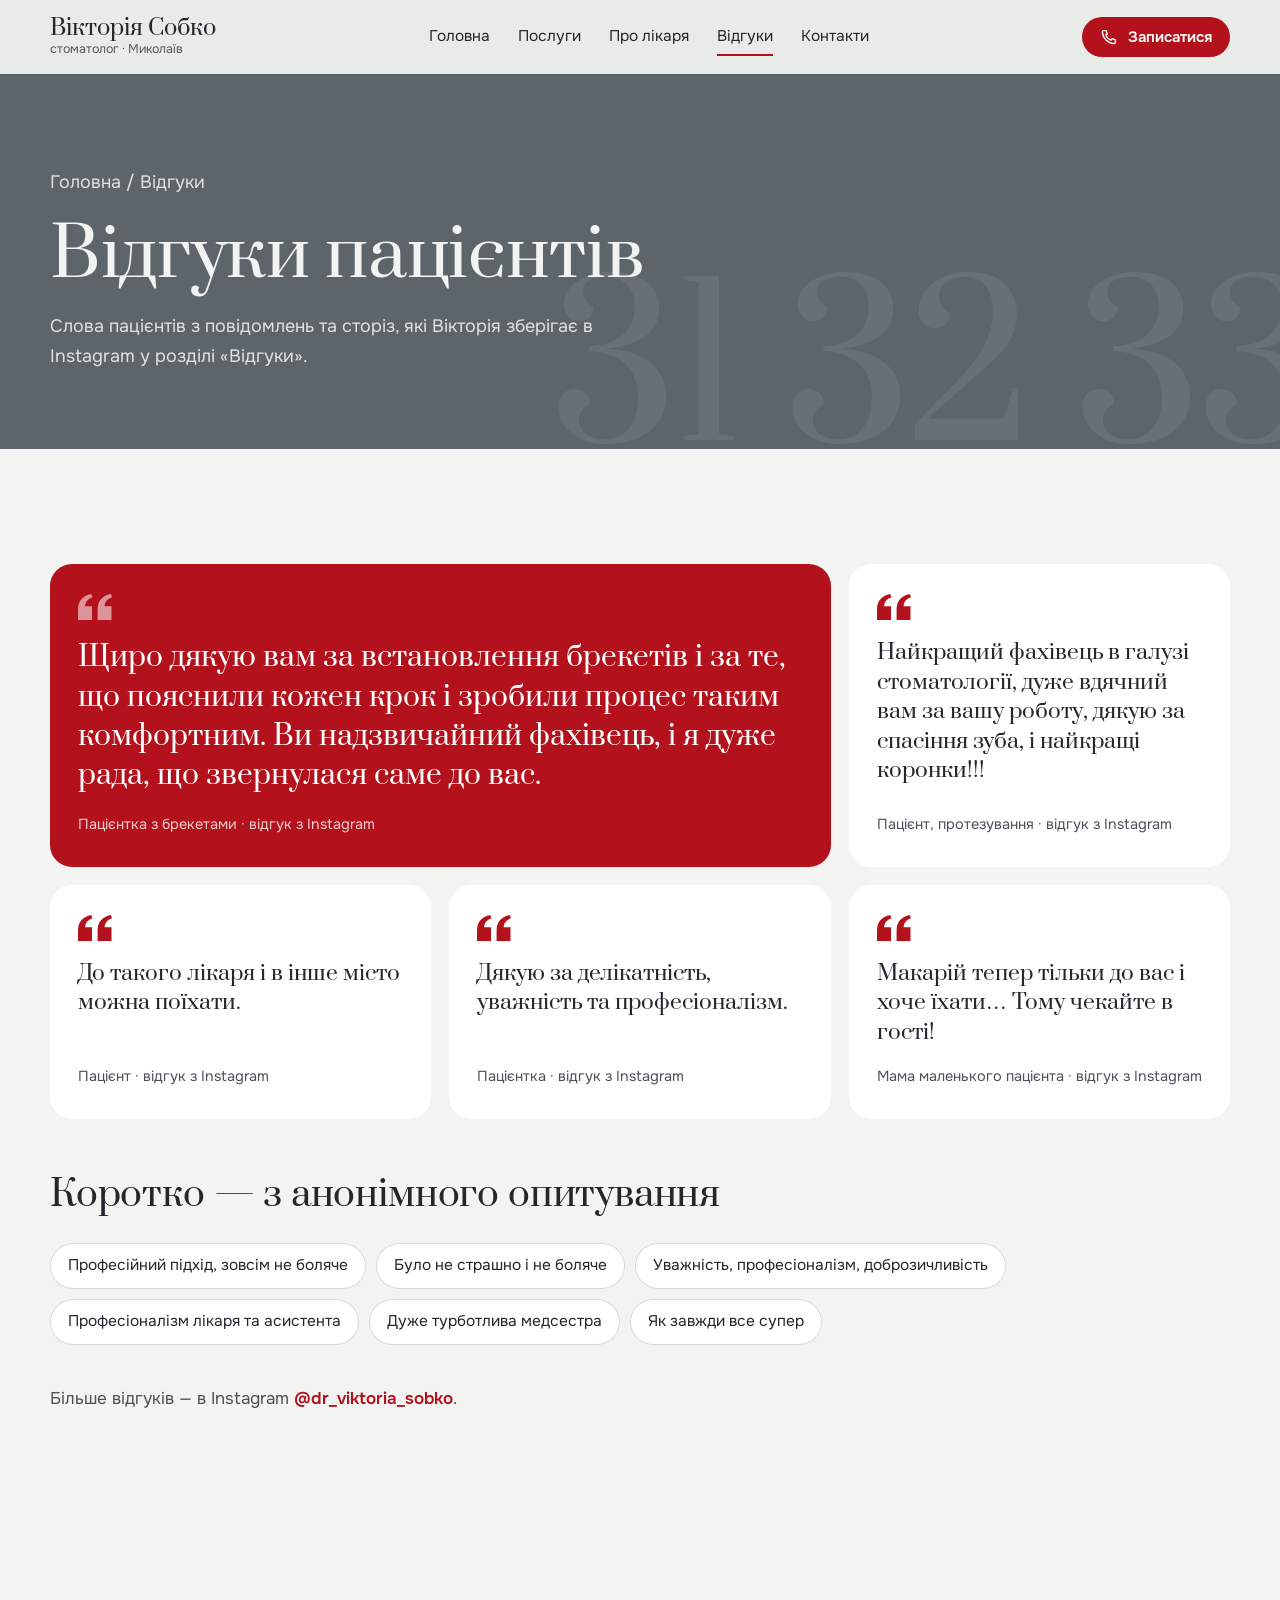
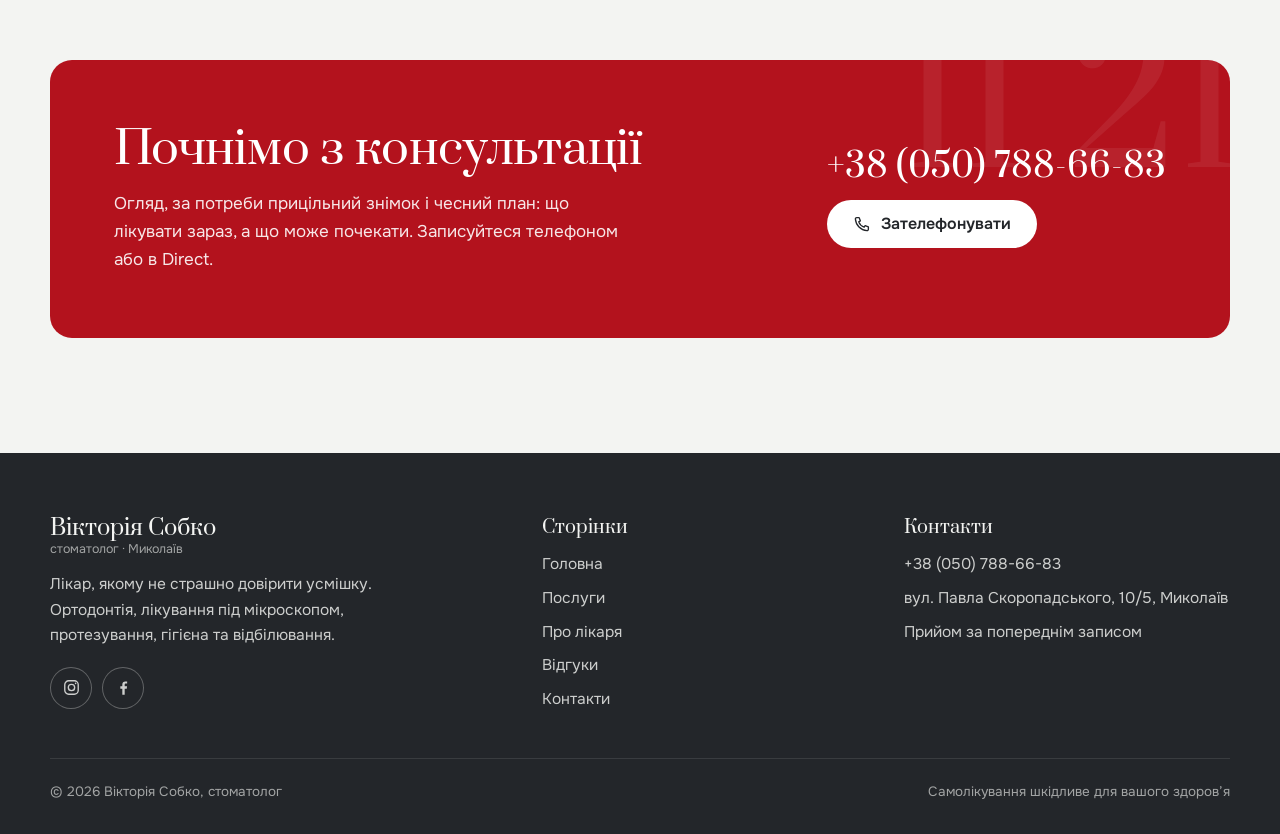
<file: vidguky.html>
<!doctype html>
<html lang="uk">
<head>
<script src="site-safety.js"></script>
<meta charset="utf-8">
<meta name="viewport" content="width=device-width, initial-scale=1, viewport-fit=cover">
<meta name="robots" content="noindex, nofollow">
<title>Відгуки — стоматолог Вікторія Собко, Миколаїв</title>
<meta name="description" content="Відгуки пацієнтів стоматолога Вікторії Собко з Instagram: брекети, лікування, коронки, дитячий прийом.">
<meta name="theme-color" content="#5d656b">
<link rel="icon" href="img/favicon.svg" type="image/svg+xml">
<link rel="apple-touch-icon" href="img/apple-touch-icon.png">
<meta property="og:type" content="website">
<meta property="og:locale" content="uk_UA">
<meta property="og:site_name" content="Стоматолог Вікторія Собко">
<meta property="og:title" content="Відгуки — стоматолог Вікторія Собко, Миколаїв">
<meta property="og:description" content="Відгуки пацієнтів стоматолога Вікторії Собко з Instagram: брекети, лікування, коронки, дитячий прийом.">
<meta property="og:image" content="https://konkos-design.github.io/viktoria-sobko-dentist/img/og.jpg">
<meta property="og:image:width" content="1200">
<meta property="og:image:height" content="630">

<meta name="twitter:card" content="summary_large_image">
<meta name="twitter:title" content="Відгуки — стоматолог Вікторія Собко, Миколаїв">
<meta name="twitter:description" content="Відгуки пацієнтів стоматолога Вікторії Собко з Instagram: брекети, лікування, коронки, дитячий прийом.">
<meta name="twitter:image" content="https://konkos-design.github.io/viktoria-sobko-dentist/img/og.jpg">
<link rel="preload" href="fonts/prata_cyrillic.woff2" as="font" type="font/woff2" crossorigin>
<link rel="stylesheet" href="css/style.css">
<link rel="canonical" href="https://konkos-design.github.io/viktoria-sobko-dentist/vidguky.html">
<meta property="og:url" content="https://konkos-design.github.io/viktoria-sobko-dentist/vidguky.html">
<link rel="stylesheet" href="site-safety.css">
<script type="application/ld+json">{"@context": "https://schema.org", "@type": "Dentist", "name": "Стоматолог Вікторія Собко", "telephone": "+380507886683", "url": "https://konkos-design.github.io/viktoria-sobko-dentist/"}</script>
</head>
<body>
<a class="skip" href="#main">До змісту</a>
<header class="hdr hdr--page">
  <div class="wrap hdr__in">
    <a class="brand" href="index.html" aria-label="Вікторія Собко — на головну"><b>Вікторія Собко</b><span>стоматолог · Миколаїв</span></a>
    <nav class="nav" id="nav" aria-label="Основне меню"><a href="index.html">Головна</a><a href="poslugy.html">Послуги</a><a href="pro-likarya.html">Про лікаря</a><a href="vidguky.html" aria-current="page">Відгуки</a><a href="kontakty.html">Контакти</a></nav>
    <a class="btn hdr__call" href="tel:+380507886683"><svg viewBox="0 0 24 24" fill="none" stroke="currentColor" stroke-width="1.8" stroke-linecap="round" stroke-linejoin="round" aria-hidden="true"><path d="M5 3.5h3.2l1.6 4.3-2.1 1.4a11.5 11.5 0 0 0 7.1 7.1l1.4-2.1 4.3 1.6V19a1.8 1.8 0 0 1-1.9 1.8C10.4 20.3 3.7 13.6 3.2 5.4A1.8 1.8 0 0 1 5 3.5Z"/></svg><span>Записатися</span></a>
    <button class="burger" aria-label="Меню" aria-expanded="false" aria-controls="nav"><span></span></button>
  </div>
</header>

<main id="main">
<section class="phead">
  <div class="wrap">
    <p class="crumbs"><a href="index.html">Головна</a> / Відгуки</p>
    <h1>Відгуки пацієнтів</h1>
    <p>Слова пацієнтів з повідомлень та сторіз, які Вікторія зберігає в Instagram у розділі «Відгуки».</p>
  </div>
  <div class="phead__teeth" aria-hidden="true">31 32 33</div>
</section>
<section class="sec">
  <div class="wrap">
    <div class="revs"><figure class="rev rev--wide rev--red rv rv-d1"><span class="rev__mark"><svg viewBox="0 0 34 26" fill="currentColor" aria-hidden="true"><path d="M0 26V15.6C0 6.9 4.6 1.7 13.2 0l1.3 3.3C9.6 4.9 7.4 8 7.1 12.2H14V26H0Zm19.6 0V15.6C19.6 6.9 24.2 1.7 32.8 0L34 3.3c-4.9 1.6-7.1 4.7-7.4 8.9h6.9V26H19.6Z"/></svg></span><blockquote>Щиро дякую вам за встановлення брекетів і за те, що пояснили кожен крок і зробили процес таким комфортним. Ви надзвичайний фахівець, і я дуже рада, що звернулася саме до вас.</blockquote><figcaption>Пацієнтка з брекетами · відгук з Instagram</figcaption></figure><figure class="rev  rv rv-d2"><span class="rev__mark"><svg viewBox="0 0 34 26" fill="currentColor" aria-hidden="true"><path d="M0 26V15.6C0 6.9 4.6 1.7 13.2 0l1.3 3.3C9.6 4.9 7.4 8 7.1 12.2H14V26H0Zm19.6 0V15.6C19.6 6.9 24.2 1.7 32.8 0L34 3.3c-4.9 1.6-7.1 4.7-7.4 8.9h6.9V26H19.6Z"/></svg></span><blockquote>Найкращий фахівець в галузі стоматології, дуже вдячний вам за вашу роботу, дякую за спасіння зуба, і найкращі коронки!!!</blockquote><figcaption>Пацієнт, протезування · відгук з Instagram</figcaption></figure><figure class="rev  rv rv-d3"><span class="rev__mark"><svg viewBox="0 0 34 26" fill="currentColor" aria-hidden="true"><path d="M0 26V15.6C0 6.9 4.6 1.7 13.2 0l1.3 3.3C9.6 4.9 7.4 8 7.1 12.2H14V26H0Zm19.6 0V15.6C19.6 6.9 24.2 1.7 32.8 0L34 3.3c-4.9 1.6-7.1 4.7-7.4 8.9h6.9V26H19.6Z"/></svg></span><blockquote>До такого лікаря і в інше місто можна поїхати.</blockquote><figcaption>Пацієнт · відгук з Instagram</figcaption></figure><figure class="rev  rv rv-d1"><span class="rev__mark"><svg viewBox="0 0 34 26" fill="currentColor" aria-hidden="true"><path d="M0 26V15.6C0 6.9 4.6 1.7 13.2 0l1.3 3.3C9.6 4.9 7.4 8 7.1 12.2H14V26H0Zm19.6 0V15.6C19.6 6.9 24.2 1.7 32.8 0L34 3.3c-4.9 1.6-7.1 4.7-7.4 8.9h6.9V26H19.6Z"/></svg></span><blockquote>Дякую за делікатність, уважність та професіоналізм.</blockquote><figcaption>Пацієнтка · відгук з Instagram</figcaption></figure><figure class="rev  rv rv-d2"><span class="rev__mark"><svg viewBox="0 0 34 26" fill="currentColor" aria-hidden="true"><path d="M0 26V15.6C0 6.9 4.6 1.7 13.2 0l1.3 3.3C9.6 4.9 7.4 8 7.1 12.2H14V26H0Zm19.6 0V15.6C19.6 6.9 24.2 1.7 32.8 0L34 3.3c-4.9 1.6-7.1 4.7-7.4 8.9h6.9V26H19.6Z"/></svg></span><blockquote>Макарій тепер тільки до вас і хоче їхати… Тому чекайте в гості!</blockquote><figcaption>Мама маленького пацієнта · відгук з Instagram</figcaption></figure></div>
    <div class="rv" style="margin-top:56px">
      <h2 style="font-size:clamp(26px,3vw,36px)">Коротко — з анонімного опитування</h2>
      <div class="chips"><span class="chip">Професійний підхід, зовсім не боляче</span><span class="chip">Було не страшно і не боляче</span><span class="chip">Уважність, професіоналізм, доброзичливість</span><span class="chip">Професіоналізм лікаря та асистента</span><span class="chip">Дуже турботлива медсестра</span><span class="chip">Як завжди все супер</span></div>
    </div>
    <p class="rv" style="margin-top:40px;color:var(--ink-soft)">Більше відгуків — в Instagram <a class="link" href="https://www.instagram.com/dr_viktoria_sobko/" target="_blank" rel="noopener">@dr_viktoria_sobko</a>.</p>
  </div>
</section>
<section class="sec" aria-label="Запис">
  <div class="wrap">
    <div class="cta rv">
      <div>
        <h2>Почнімо з консультації</h2>
        <p>Огляд, за потреби прицільний знімок і чесний план: що лікувати зараз, а що може почекати. Записуйтеся телефоном або в Direct.</p>
      </div>
      <div class="cta__actions">
        <a class="cta__num" href="tel:+380507886683">+38 (050) 788-66-83</a>
        <a class="btn btn--light" href="tel:+380507886683"><svg viewBox="0 0 24 24" fill="none" stroke="currentColor" stroke-width="1.8" stroke-linecap="round" stroke-linejoin="round" aria-hidden="true"><path d="M5 3.5h3.2l1.6 4.3-2.1 1.4a11.5 11.5 0 0 0 7.1 7.1l1.4-2.1 4.3 1.6V19a1.8 1.8 0 0 1-1.9 1.8C10.4 20.3 3.7 13.6 3.2 5.4A1.8 1.8 0 0 1 5 3.5Z"/></svg><span>Зателефонувати</span></a>
      </div>
    </div>
  </div>
</section>

</main>
<footer class="ftr">
  <div class="wrap">
    <div class="ftr__grid">
      <div>
        <a class="brand" href="index.html"><b>Вікторія Собко</b><span>стоматолог · Миколаїв</span></a>
        <p style="margin-top:16px;max-width:36ch">Лікар, якому не страшно довірити усмішку. Ортодонтія, лікування під мікроскопом, протезування, гігієна та відбілювання.</p>
        <div class="social">
          <a href="https://www.instagram.com/dr_viktoria_sobko/" target="_blank" rel="noopener" aria-label="Instagram"><svg viewBox="0 0 24 24" fill="none" stroke="currentColor" stroke-width="1.7" aria-hidden="true"><rect x="3.5" y="3.5" width="17" height="17" rx="5"/><circle cx="12" cy="12" r="4"/><circle cx="17.2" cy="6.8" r="1" fill="currentColor" stroke="none"/></svg></a>
          <a href="https://www.facebook.com/dr.viktoria.sobko" target="_blank" rel="noopener" aria-label="Facebook"><svg viewBox="0 0 24 24" fill="currentColor" aria-hidden="true"><path d="M13.5 21v-7.5h2.6l.4-3h-3V8.6c0-.9.3-1.5 1.5-1.5h1.6V4.4c-.3 0-1.2-.1-2.3-.1-2.3 0-3.8 1.4-3.8 3.9v2.3H8v3h2.5V21h3Z"/></svg></a>
        </div>
      </div>
      <div>
        <h4>Сторінки</h4>
        <ul><li><a href="index.html">Головна</a></li><li><a href="poslugy.html">Послуги</a></li><li><a href="pro-likarya.html">Про лікаря</a></li><li><a href="vidguky.html">Відгуки</a></li><li><a href="kontakty.html">Контакти</a></li></ul>
      </div>
      <div>
        <h4>Контакти</h4>
        <ul>
          <li><a href="tel:+380507886683">+38 (050) 788-66-83</a></li>
          <li><a href="https://www.google.com/maps/search/?api=1&query=%D0%B2%D1%83%D0%BB.+%D0%9F%D0%B0%D0%B2%D0%BB%D0%B0+%D0%A1%D0%BA%D0%BE%D1%80%D0%BE%D0%BF%D0%B0%D0%B4%D1%81%D1%8C%D0%BA%D0%BE%D0%B3%D0%BE+10%2F5+%D0%9C%D0%B8%D0%BA%D0%BE%D0%BB%D0%B0%D1%97%D0%B2" target="_blank" rel="noopener">вул. Павла Скоропадського, 10/5, Миколаїв</a></li>
          <li>Прийом за попереднім записом</li>
        </ul>
      </div>
    </div>
    <div class="ftr__note"><span>© <span data-year>2026</span> Вікторія Собко, стоматолог</span><span>Самолікування шкідливе для вашого здоров’я</span></div>
  </div>
</footer>
<a class="fab" href="tel:+380507886683" aria-label="Зателефонувати"><svg viewBox="0 0 24 24" fill="none" stroke="currentColor" stroke-width="1.8" stroke-linecap="round" stroke-linejoin="round" aria-hidden="true"><path d="M5 3.5h3.2l1.6 4.3-2.1 1.4a11.5 11.5 0 0 0 7.1 7.1l1.4-2.1 4.3 1.6V19a1.8 1.8 0 0 1-1.9 1.8C10.4 20.3 3.7 13.6 3.2 5.4A1.8 1.8 0 0 1 5 3.5Z"/></svg></a>
<script src="js/main.js" defer></script>
</body>
</html>
</file>
<file: css/style.css>
/* Вікторія Собко — стоматолог, Миколаїв. Demo by konkos_design */
@font-face{font-family:'Onest';font-style:normal;font-weight:400 600;font-display:swap;src:url(../fonts/onest_cyrillic-ext.woff2) format('woff2');unicode-range:U+0460-052F, U+1C80-1C8A, U+20B4, U+2DE0-2DFF, U+A640-A69F, U+FE2E-FE2F}
@font-face{font-family:'Onest';font-style:normal;font-weight:400 600;font-display:swap;src:url(../fonts/onest_cyrillic.woff2) format('woff2');unicode-range:U+0301, U+0400-045F, U+0490-0491, U+04B0-04B1, U+2116}
@font-face{font-family:'Onest';font-style:normal;font-weight:400 600;font-display:swap;src:url(../fonts/onest_latin.woff2) format('woff2');unicode-range:U+0000-00FF, U+0131, U+0152-0153, U+02BB-02BC, U+02C6, U+02DA, U+02DC, U+0304, U+0308, U+0329, U+2000-206F, U+20AC, U+2122, U+2191, U+2193, U+2212, U+2215, U+FEFF, U+FFFD}
@font-face{font-family:'Prata';font-style:normal;font-weight:400;font-display:swap;src:url(../fonts/prata_cyrillic-ext.woff2) format('woff2');unicode-range:U+0460-052F, U+1C80-1C8A, U+20B4, U+2DE0-2DFF, U+A640-A69F, U+FE2E-FE2F}
@font-face{font-family:'Prata';font-style:normal;font-weight:400;font-display:swap;src:url(../fonts/prata_cyrillic.woff2) format('woff2');unicode-range:U+0301, U+0400-045F, U+0490-0491, U+04B0-04B1, U+2116}
@font-face{font-family:'Prata';font-style:normal;font-weight:400;font-display:swap;src:url(../fonts/prata_latin.woff2) format('woff2');unicode-range:U+0000-00FF, U+0131, U+0152-0153, U+02BB-02BC, U+02C6, U+02DA, U+02DC, U+0304, U+0308, U+0329, U+2000-206F, U+20AC, U+2122, U+2191, U+2193, U+2212, U+2215, U+FEFF, U+FFFD}
:root{
  --slate:#5d656b;      /* студійний сірий з її портрета */
  --slate-deep:#454c52;
  --porcelain:#f3f4f2;
  --paper:#ffffff;
  --mist:#d5d9db;
  --graphite:#23262a;
  --ink-soft:#4a5056;
  --crimson:#b3121d;    /* червоне плаття / помада */
  --crimson-deep:#8e0d16;
  --ivory:#ece4d3;      /* відтінок A1 за шкалою VITA */
  --radius-s:6px;
  --radius-l:22px;
  --wrap:1180px;
  --serif:"Prata", Georgia, "Times New Roman", serif;
  --sans:"Onest", system-ui, -apple-system, "Segoe UI", sans-serif;
}
*,*::before,*::after{box-sizing:border-box}
html{-webkit-text-size-adjust:100%;scroll-behavior:smooth}
@media (prefers-reduced-motion:reduce){html{scroll-behavior:auto}}
body{margin:0;background:var(--porcelain);color:var(--graphite);font:400 17px/1.65 var(--sans);overflow-x:hidden}
img{max-width:100%;height:auto;display:block}
a{color:inherit}
h1,h2,h3{font-family:var(--serif);font-weight:400;line-height:1.12;margin:0;letter-spacing:-.005em;text-wrap:balance}
p{margin:0 0 1em}
.wrap{width:min(var(--wrap),100% - 40px);margin-inline:auto}
:focus-visible{outline:2px solid var(--crimson);outline-offset:3px;border-radius:4px}
.skip{position:absolute;left:-999px;top:8px;background:var(--paper);padding:8px 14px;z-index:100}
.skip:focus{left:12px}

/* ---------- buttons ---------- */
.btn{--bg:var(--crimson);--fg:#fff;position:relative;display:inline-flex;align-items:center;gap:10px;padding:15px 26px;border-radius:999px;background:var(--bg);color:var(--fg);text-decoration:none;font:600 16px/1 var(--sans);border:0;cursor:pointer;overflow:hidden;isolation:isolate;transition:transform .25s ease, box-shadow .25s ease;white-space:nowrap}
.btn::before{content:"";position:absolute;inset:0;background:var(--crimson-deep);transform:translateY(101%);transition:transform .35s cubic-bezier(.2,.7,.2,1);z-index:-1}
.btn:hover::before,.btn:focus-visible::before{transform:none}
.btn:hover{transform:translateY(-2px);box-shadow:0 10px 24px -10px rgba(179,18,29,.65)}
.btn:active{transform:translateY(0) scale(.98)}
.btn svg{width:18px;height:18px;flex:none;transition:transform .35s ease}
.btn:hover svg{transform:rotate(-12deg) scale(1.1)}
.btn--ghost{--bg:transparent;--fg:currentColor;box-shadow:inset 0 0 0 1.5px currentColor}
.btn--ghost::before{background:currentColor;opacity:.12}
.btn--ghost:hover{box-shadow:inset 0 0 0 1.5px currentColor}
.btn--light{--bg:var(--paper);--fg:var(--graphite)}
.btn--light::before{background:var(--ivory)}
.link{color:var(--crimson);text-decoration:none;font-weight:600;background:linear-gradient(currentColor,currentColor) 0 100%/0 1.5px no-repeat;transition:background-size .3s ease;padding-bottom:2px}
.link:hover{background-size:100% 1.5px}

/* ---------- header ---------- */
.hdr{position:fixed;inset:0 0 auto;z-index:50;transition:background .3s ease, box-shadow .3s ease;color:var(--porcelain)}
.hdr.is-solid,.hdr--page{background:rgba(243,244,242,.94);backdrop-filter:blur(10px);-webkit-backdrop-filter:blur(10px);color:var(--graphite);box-shadow:0 1px 0 rgba(35,38,42,.08)}
.hdr__in{display:flex;align-items:center;justify-content:space-between;gap:16px;height:74px}
.brand{text-decoration:none;display:flex;flex-direction:column;line-height:1.05}
.brand b{font:400 22px/1 var(--serif)}
.brand span{font-size:12.5px;opacity:.75;margin-top:4px}
.nav{display:flex;gap:28px;align-items:center}
.nav a{text-decoration:none;font-size:15.5px;position:relative;padding:6px 0}
.nav a::after{content:"";position:absolute;left:0;right:0;bottom:0;height:1.5px;background:var(--crimson);transform:scaleX(0);transform-origin:left;transition:transform .3s ease}
.nav a:hover::after,.nav a[aria-current="page"]::after{transform:none}
.hdr__call{padding:11px 18px;font-size:15px}
.burger{display:none;width:46px;height:46px;border-radius:50%;border:0;background:transparent;color:inherit;cursor:pointer;position:relative}
.burger span,.burger span::before,.burger span::after{position:absolute;left:12px;right:12px;height:1.5px;background:currentColor;content:"";transition:transform .3s ease, opacity .2s}
.burger span{top:22px}.burger span::before{top:-7px;left:0;right:0}.burger span::after{top:7px;left:0;right:0}
.menu-open .burger span{background:transparent}
.menu-open .burger span::before{transform:translateY(7px) rotate(45deg)}
.menu-open .burger span::after{transform:translateY(-7px) rotate(-45deg)}

/* ---------- hero ---------- */
.hero{position:relative;background:var(--porcelain);color:var(--graphite);padding:118px 0 clamp(56px,7vw,96px);overflow:hidden}
.hero::before{content:"";position:absolute;right:0;top:0;bottom:0;width:31%;background:var(--slate);z-index:0}
.hero__grid{position:relative;z-index:1;display:grid;grid-template-columns:minmax(0,1.08fr) minmax(0,.92fr);gap:clamp(32px,5vw,80px);align-items:center}
.hero__kicker{font-size:15.5px;color:var(--ink-soft);margin-bottom:22px;display:flex;align-items:center;gap:10px}
.hero__kicker::before{content:"";width:9px;height:9px;border-radius:50%;background:var(--crimson);box-shadow:0 0 0 5px rgba(179,18,29,.16)}
.hero h1{font-size:clamp(38px,5.2vw,74px);max-width:12ch}
.hero__lead{max-width:40ch;font-size:clamp(17px,1.4vw,19px);margin:26px 0 34px;color:var(--ink-soft)}
.hero__cta{display:flex;flex-wrap:wrap;gap:12px}
.hero__facts{list-style:none;padding:28px 0 0;margin:40px 0 0;border-top:1px solid var(--mist);display:grid;grid-template-columns:repeat(3,auto);justify-content:start;gap:12px 40px}
.hero__facts b{display:block;font:400 21px/1.2 var(--serif)}
.hero__facts span{font-size:14.5px;color:var(--ink-soft)}
.hero__fig{position:relative;margin:0}
.hero__fig img{width:100%;aspect-ratio:4/5;object-fit:cover;object-position:50% 30%;border-radius:999px 999px 26px 26px / 46% 46% 26px 26px;box-shadow:0 40px 80px -40px rgba(35,38,42,.55)}
.hero__card{position:absolute;left:-28px;bottom:34px;display:flex;gap:14px;align-items:center;background:var(--paper);border-radius:18px;padding:16px 20px 16px 16px;box-shadow:0 22px 44px -22px rgba(35,38,42,.45);font-size:14.5px;max-width:300px}
.hero__card b{display:block;font-weight:600;font-size:15px;line-height:1.3}
.hero__card a{text-decoration:none;color:var(--crimson);font-weight:600}
.hero__pin{flex:none;width:44px;height:44px;border-radius:50%;background:var(--crimson);color:#fff;display:grid;place-items:center}
.hero__pin svg{width:22px;height:22px}
.hero .reveal-load{opacity:0;transform:translateY(18px);animation:rise .9s cubic-bezier(.2,.7,.2,1) forwards}
.hero__fig.reveal-load{transform:translateY(28px) scale(.98)}
@keyframes rise{to{opacity:1;transform:none}}

/* ---------- page head (inner pages) ---------- */
.phead{padding:150px 0 60px;background:var(--slate);color:var(--porcelain);position:relative;overflow:hidden}
.phead h1{font-size:clamp(36px,5.4vw,68px);max-width:16ch}
.phead p{max-width:52ch;margin-top:18px;font-size:18px;opacity:.88}
.phead__teeth{position:absolute;right:-40px;bottom:-30px;font:400 clamp(90px,16vw,220px)/1 var(--serif);color:rgba(243,244,242,.08);letter-spacing:-.02em;pointer-events:none;white-space:nowrap}
.crumbs{font-size:14px;opacity:.75;margin-bottom:20px}
.crumbs a{text-decoration:none}.crumbs a:hover{text-decoration:underline}

/* ---------- sections ---------- */
.sec{padding:clamp(70px,9vw,120px) 0}
.sec--paper{background:var(--paper)}
.sec--slate{background:var(--slate-deep);color:var(--porcelain)}
.sec__head{display:flex;justify-content:space-between;align-items:flex-end;gap:24px;flex-wrap:wrap;margin-bottom:clamp(36px,5vw,60px)}
.sec__head h2{font-size:clamp(30px,4.2vw,52px);max-width:16ch}
.sec__head p{max-width:42ch;margin:0;color:var(--ink-soft)}
.sec--slate .sec__head p{color:rgba(243,244,242,.8)}

/* about split */
.split{display:grid;grid-template-columns:1fr 1.05fr;gap:clamp(30px,6vw,90px);align-items:center}
.split__media{position:relative}
.split__media img{border-radius:var(--radius-l);width:100%;aspect-ratio:4/5;object-fit:cover}
.split__tag{position:absolute;left:-14px;bottom:28px;background:var(--paper);border-radius:14px;padding:14px 18px;box-shadow:0 18px 40px -20px rgba(35,38,42,.45);font-size:14.5px;max-width:240px}
.split__tag b{display:block;font:400 19px/1.2 var(--serif);margin-bottom:2px;color:var(--crimson)}
.split h2{font-size:clamp(30px,4vw,48px);margin-bottom:24px}
.split p{color:var(--ink-soft);max-width:56ch}
.quote{font:400 clamp(22px,2.4vw,28px)/1.35 var(--serif);color:var(--graphite);border-left:2px solid var(--crimson);padding-left:22px;margin:30px 0}

/* service directions — tooth-zone list */
.dirs{display:grid;grid-template-columns:repeat(auto-fit,minmax(min(100%,330px),1fr));gap:2px;background:var(--mist);border-radius:var(--radius-l);overflow:hidden}
.dir{background:var(--paper);padding:30px 28px 32px;display:flex;flex-direction:column;gap:14px;text-decoration:none;position:relative;transition:background .3s ease}
.dir:hover{background:var(--porcelain)}
.dir__ico{width:48px;height:48px;color:var(--crimson);transition:transform .45s cubic-bezier(.2,.7,.2,1)}
.dir:hover .dir__ico{transform:rotate(-8deg) scale(1.08)}
.dir h3{font-size:25px}
.dir p{margin:0;color:var(--ink-soft);font-size:16px}
.dir__go{margin-top:auto;font-weight:600;font-size:15px;color:var(--crimson);display:inline-flex;gap:8px;align-items:center}
.dir__go svg{width:16px;height:16px;transition:transform .3s ease}
.dir:hover .dir__go svg{transform:translateX(5px)}

/* cabinet band */
.band{display:grid;grid-template-columns:1.1fr .9fr;min-height:560px}
.band__img{position:relative;overflow:hidden;min-height:420px}
.band__img img{position:absolute;inset:0;width:100%;height:100%;object-fit:cover;transform:scale(1.06);transition:transform 1.4s cubic-bezier(.2,.7,.2,1)}
.band.in .band__img img{transform:scale(1)}
.band__txt{background:var(--slate-deep);color:var(--porcelain);padding:clamp(40px,6vw,90px);display:flex;flex-direction:column;justify-content:center}
.band__txt h2{font-size:clamp(30px,3.6vw,46px);margin-bottom:22px}
.band__txt p{opacity:.85;max-width:44ch}
.ticks{list-style:none;padding:0;margin:20px 0 0;display:grid;gap:14px}
.ticks li{display:flex;gap:14px;align-items:flex-start}
.ticks svg{flex:none;width:22px;height:22px;color:var(--crimson);margin-top:2px}

/* reviews */
.revs{display:grid;grid-template-columns:repeat(12,1fr);gap:18px}
.rev{margin:0;grid-column:span 4;background:var(--paper);border-radius:var(--radius-l);padding:30px 28px;position:relative;display:flex;flex-direction:column;gap:18px}
.rev--wide{grid-column:span 8}
.rev--red{background:var(--crimson);color:#fff}
.rev blockquote{margin:0;font:400 21px/1.4 var(--serif)}
.rev--wide blockquote{font-size:clamp(22px,2.4vw,28px)}
.rev figcaption{font-size:14.5px;color:var(--ink-soft);margin-top:auto}
.rev--red figcaption{color:rgba(255,255,255,.8)}
.rev__mark{width:34px;height:26px;color:var(--crimson)}
.rev--red .rev__mark{color:rgba(255,255,255,.55)}
.chips{display:flex;flex-wrap:wrap;gap:10px;margin-top:28px}
.chip{background:var(--paper);border-radius:999px;padding:10px 18px;font-size:15.5px;box-shadow:inset 0 0 0 1px var(--mist);transition:transform .25s ease, box-shadow .25s}
.chip:hover{transform:translateY(-2px);box-shadow:inset 0 0 0 1px var(--crimson)}

/* cta strip */
.cta{background:var(--crimson);color:#fff;border-radius:var(--radius-l);padding:clamp(34px,5vw,64px);display:grid;grid-template-columns:1fr auto;gap:30px;align-items:center;position:relative;overflow:hidden}
.cta h2{font-size:clamp(28px,3.6vw,46px);max-width:18ch}
.cta p{margin:14px 0 0;opacity:.9;max-width:46ch}
.cta__num{font:400 clamp(24px,2.6vw,34px)/1 var(--serif);text-decoration:none;display:block;margin-bottom:16px;white-space:nowrap}
.cta__actions{display:flex;flex-direction:column;align-items:flex-start}
.cta::after{content:"11 21";position:absolute;right:-10px;top:-40px;font:400 180px/1 var(--serif);color:rgba(255,255,255,.07);pointer-events:none}

/* services page */
.svc{display:grid;grid-template-columns:minmax(0,.85fr) minmax(0,1.15fr);gap:clamp(30px,5vw,80px);padding:clamp(50px,7vw,90px) 0;border-top:1px solid var(--mist);align-items:start}
.svc:first-of-type{border-top:0}
.svc__media{position:sticky;top:100px}
.svc__media img{border-radius:var(--radius-l);width:100%;aspect-ratio:4/5;object-fit:cover}
.svc__zone{display:inline-flex;gap:8px;align-items:center;font-size:14.5px;color:var(--crimson);margin-bottom:16px}
.svc__zone svg{width:22px;height:22px}
.svc h2{font-size:clamp(30px,3.8vw,46px);margin-bottom:18px}
.svc__intro{color:var(--ink-soft);max-width:54ch;font-size:18px}
.acc{margin-top:26px;border-top:1px solid var(--mist)}
.acc details{border-bottom:1px solid var(--mist)}
.acc summary{list-style:none;cursor:pointer;display:flex;justify-content:space-between;align-items:center;gap:16px;padding:20px 0;font:400 21px/1.3 var(--serif)}
.acc summary::-webkit-details-marker{display:none}
.acc summary i{flex:none;width:30px;height:30px;border-radius:50%;box-shadow:inset 0 0 0 1.5px var(--mist);position:relative;transition:background .3s, box-shadow .3s, transform .35s}
.acc summary i::before,.acc summary i::after{content:"";position:absolute;left:9px;right:9px;top:14px;height:1.5px;background:var(--graphite);transition:transform .35s}
.acc summary i::after{transform:rotate(90deg)}
.acc details[open] summary i{background:var(--crimson);box-shadow:none}
.acc details[open] summary i::before,.acc details[open] summary i::after{background:#fff}
.acc details[open] summary i::after{transform:rotate(0)}
.acc summary:hover i{box-shadow:inset 0 0 0 1.5px var(--crimson)}
.acc__body{padding:0 0 22px;color:var(--ink-soft);max-width:60ch;animation:open .35s ease}
@keyframes open{from{opacity:0;transform:translateY(-6px)}}
.svc-nav{position:sticky;top:74px;z-index:20;background:rgba(243,244,242,.94);backdrop-filter:blur(8px);-webkit-backdrop-filter:blur(8px);border-bottom:1px solid var(--mist)}
.svc-nav__in{display:flex;gap:6px;overflow-x:auto;padding:12px 0;scrollbar-width:none}
.svc-nav__in::-webkit-scrollbar{display:none}
.svc-nav a{flex:none;text-decoration:none;font-size:15px;padding:9px 16px;border-radius:999px;transition:background .25s,color .25s}
.svc-nav a:hover,.svc-nav a.on{background:var(--graphite);color:var(--porcelain)}

/* about page */
.facts{display:grid;grid-template-columns:repeat(3,1fr);gap:18px;margin-top:40px}
.fact{background:var(--paper);border-radius:16px;padding:22px}
.fact b{display:block;font:400 22px/1.2 var(--serif);margin-bottom:6px}
.fact span{color:var(--ink-soft);font-size:15.5px}
.certs{display:grid;grid-template-columns:repeat(auto-fill,minmax(min(100%,300px),1fr));gap:16px}
.cert{background:var(--paper);border-radius:16px;padding:24px 24px 26px;position:relative;transition:transform .3s ease, box-shadow .3s ease}
.cert:hover{transform:translateY(-4px);box-shadow:0 18px 36px -24px rgba(35,38,42,.5)}
.cert h3{font-size:20px;line-height:1.3;margin-bottom:8px}
.cert p{margin:0;font-size:15px;color:var(--ink-soft)}
.cert::before{content:"";display:block;width:26px;height:2px;background:var(--crimson);margin-bottom:16px}
.gallery{display:grid;grid-template-columns:repeat(4,1fr);gap:14px}
.gallery figure{margin:0;overflow:hidden;border-radius:16px}
.gallery img{width:100%;aspect-ratio:3/4;object-fit:cover;transition:transform .8s cubic-bezier(.2,.7,.2,1)}
.gallery figure:hover img{transform:scale(1.05)}
.gallery figure:nth-child(2){margin-top:40px}.gallery figure:nth-child(4){margin-top:40px}

/* contacts */
.contact{display:grid;grid-template-columns:.9fr 1.1fr;gap:clamp(30px,5vw,70px);align-items:stretch}
.cinfo{display:grid;gap:26px;align-content:start}
.cinfo dt{font-size:14.5px;color:var(--ink-soft);margin-bottom:6px}
.cinfo dd{margin:0;font:400 clamp(22px,2.4vw,28px)/1.3 var(--serif)}
.cinfo dd a{text-decoration:none}
.cinfo dd a:hover{color:var(--crimson)}
.cinfo dd small{display:block;font:400 15.5px/1.5 var(--sans);color:var(--ink-soft);margin-top:6px}
.map{border-radius:var(--radius-l);overflow:hidden;min-height:440px;background:var(--mist);position:relative}
.map iframe{position:absolute;inset:0;width:100%;height:100%;border:0;filter:grayscale(.35)}
.steps{display:grid;grid-template-columns:repeat(3,1fr);gap:18px;counter-reset:s}
.step{background:var(--paper);border-radius:16px;padding:26px}
.step::before{counter-increment:s;content:counter(s);display:grid;place-items:center;width:38px;height:38px;border-radius:50%;background:var(--crimson);color:#fff;font:400 18px/1 var(--serif);margin-bottom:16px}
.step h3{font-size:21px;margin-bottom:8px}
.step p{margin:0;color:var(--ink-soft);font-size:16px}

/* footer */
.ftr{background:var(--graphite);color:rgba(243,244,242,.82);padding:64px 0 30px;font-size:15.5px}
.ftr__grid{display:grid;grid-template-columns:1.4fr 1fr 1fr;gap:36px}
.ftr .brand b{color:var(--porcelain)}
.ftr h4{font:400 18px/1.2 var(--serif);color:var(--porcelain);margin:0 0 14px}
.ftr ul{list-style:none;margin:0;padding:0;display:grid;gap:8px}
.ftr a{text-decoration:none}.ftr a:hover{color:#fff;text-decoration:underline}
.ftr__note{margin-top:46px;padding-top:22px;border-top:1px solid rgba(243,244,242,.14);display:flex;justify-content:space-between;gap:16px;flex-wrap:wrap;font-size:13.5px;opacity:.75}
.social{display:flex;gap:10px;margin-top:18px}
.social a{width:42px;height:42px;border-radius:50%;display:grid;place-items:center;box-shadow:inset 0 0 0 1px rgba(243,244,242,.3);transition:background .3s, transform .3s}
.social a:hover{background:var(--crimson);transform:translateY(-3px);box-shadow:none;text-decoration:none}
.social svg{width:19px;height:19px}

/* floating call (mobile) */
.fab{position:fixed;right:16px;bottom:16px;z-index:60;width:58px;height:58px;border-radius:50%;background:var(--crimson);color:#fff;display:none;place-items:center;box-shadow:0 12px 26px -10px rgba(179,18,29,.8);transition:transform .35s cubic-bezier(.2,.7,.2,1), opacity .3s;transform:scale(0);opacity:0}
.fab.show{transform:scale(1);opacity:1}
.fab.show:active{transform:scale(.94)}
.fab svg{width:24px;height:24px}
.fab::after{content:"";position:absolute;inset:0;border-radius:50%;box-shadow:0 0 0 0 rgba(179,18,29,.5);animation:pulse 2.6s ease-out infinite}
@keyframes pulse{70%{box-shadow:0 0 0 16px rgba(179,18,29,0)}100%{box-shadow:0 0 0 0 rgba(179,18,29,0)}}

/* scroll reveal */
.rv{opacity:0;transform:translateY(26px);transition:opacity .8s ease, transform .9s cubic-bezier(.2,.7,.2,1)}
.rv.in{opacity:1;transform:none}
.rv-d1{transition-delay:.08s}.rv-d2{transition-delay:.16s}.rv-d3{transition-delay:.24s}
@media (prefers-reduced-motion:reduce){
  .rv,.hero .reveal-load{opacity:1;transform:none;animation:none;transition:none}
  .arch .t{animation:none;stroke-dashoffset:0}.arch text{animation:none;opacity:1}
  .fab::after{animation:none}
}

/* ---------- responsive ---------- */
@media (max-width:1020px){
  .nav{position:fixed;inset:74px 0 auto;background:var(--porcelain);color:var(--graphite);flex-direction:column;align-items:flex-start;gap:0;padding:10px 20px 26px;transform:translateY(-12px);opacity:0;visibility:hidden;transition:.3s ease;box-shadow:0 20px 30px -20px rgba(0,0,0,.3)}
  .nav a{font:400 26px/1.2 var(--serif);padding:12px 0;width:100%}
  .menu-open .nav{transform:none;opacity:1;visibility:visible}
  .menu-open .hdr{background:var(--porcelain);color:var(--graphite)}
  .burger{display:block}
  .hero__facts{grid-template-columns:repeat(3,1fr);gap:12px 18px}
  .hero__facts b{font-size:18px}
  .hdr__call{display:none}
  .split,.band,.contact{grid-template-columns:1fr}
  .band__img{min-height:420px}
  .svc{grid-template-columns:1fr}
  .svc__media{position:static}
  .svc__media img{aspect-ratio:16/10}
  .revs .rev,.revs .rev--wide{grid-column:span 6}
  .ftr__grid{grid-template-columns:1fr 1fr}
  .ftr__grid > :first-child{grid-column:1/-1}
}
@media (max-width:760px){
  body{font-size:16.5px}
  .hero{padding-top:96px}
  .hero::before{width:100%;bottom:auto;height:min(56%,520px)}
  .hero__grid{grid-template-columns:1fr}
  .hero__fig{order:-1;max-width:440px;width:100%;margin:0 auto}
  .hero__card{left:12px;right:12px;bottom:16px;max-width:none}
  .hero h1{max-width:none}
  .hero__cta .btn{flex:1 1 auto;justify-content:center}
  .hero__facts{grid-template-columns:1fr 1fr 1fr;gap:12px 16px}
  .hero__facts b{font-size:18px}
  .split__tag{left:12px}
  .split__media img{aspect-ratio:1/1}
  .revs .rev,.revs .rev--wide{grid-column:1/-1}
  .cta{grid-template-columns:1fr}
  .facts,.steps{grid-template-columns:1fr}
  .gallery{grid-template-columns:repeat(2,1fr)}
  .gallery figure:nth-child(n){margin-top:0}
  .gallery figure:nth-child(even){margin-top:24px}
  .ftr__grid{grid-template-columns:1fr}
  .fab{display:grid}
  .map{min-height:340px}
  .phead{padding:120px 0 46px}
}
@media (max-width:380px){
  .brand b{font-size:19px}
  .btn{padding:14px 20px;font-size:15px}
}
</file>
<file: site-safety.css>
/* Progressive enhancement: animation must never hide essential content on failure. */
html:not(.enhancements-ready) :is([data-reveal], .reveal, .rv-up, .rv, [data-split], .split .w > span, .split-words .w > span, .rv-clip, .img-reveal) {opacity:1!important;visibility:visible!important;transform:none!important;clip-path:none!important;filter:none!important;}
@media(prefers-reduced-motion:reduce){
 :is([data-reveal], .reveal, .rv-up, .rv, [data-split], .split .w > span, .split-words .w > span, .rv-clip, .img-reveal){opacity:1!important;visibility:visible!important;transform:none!important;clip-path:none!important;filter:none!important;animation:none!important;transition:none!important;}
 html{scroll-behavior:auto!important;}
}
:focus-visible{outline:3px solid currentColor;outline-offset:5px;}
</file>
